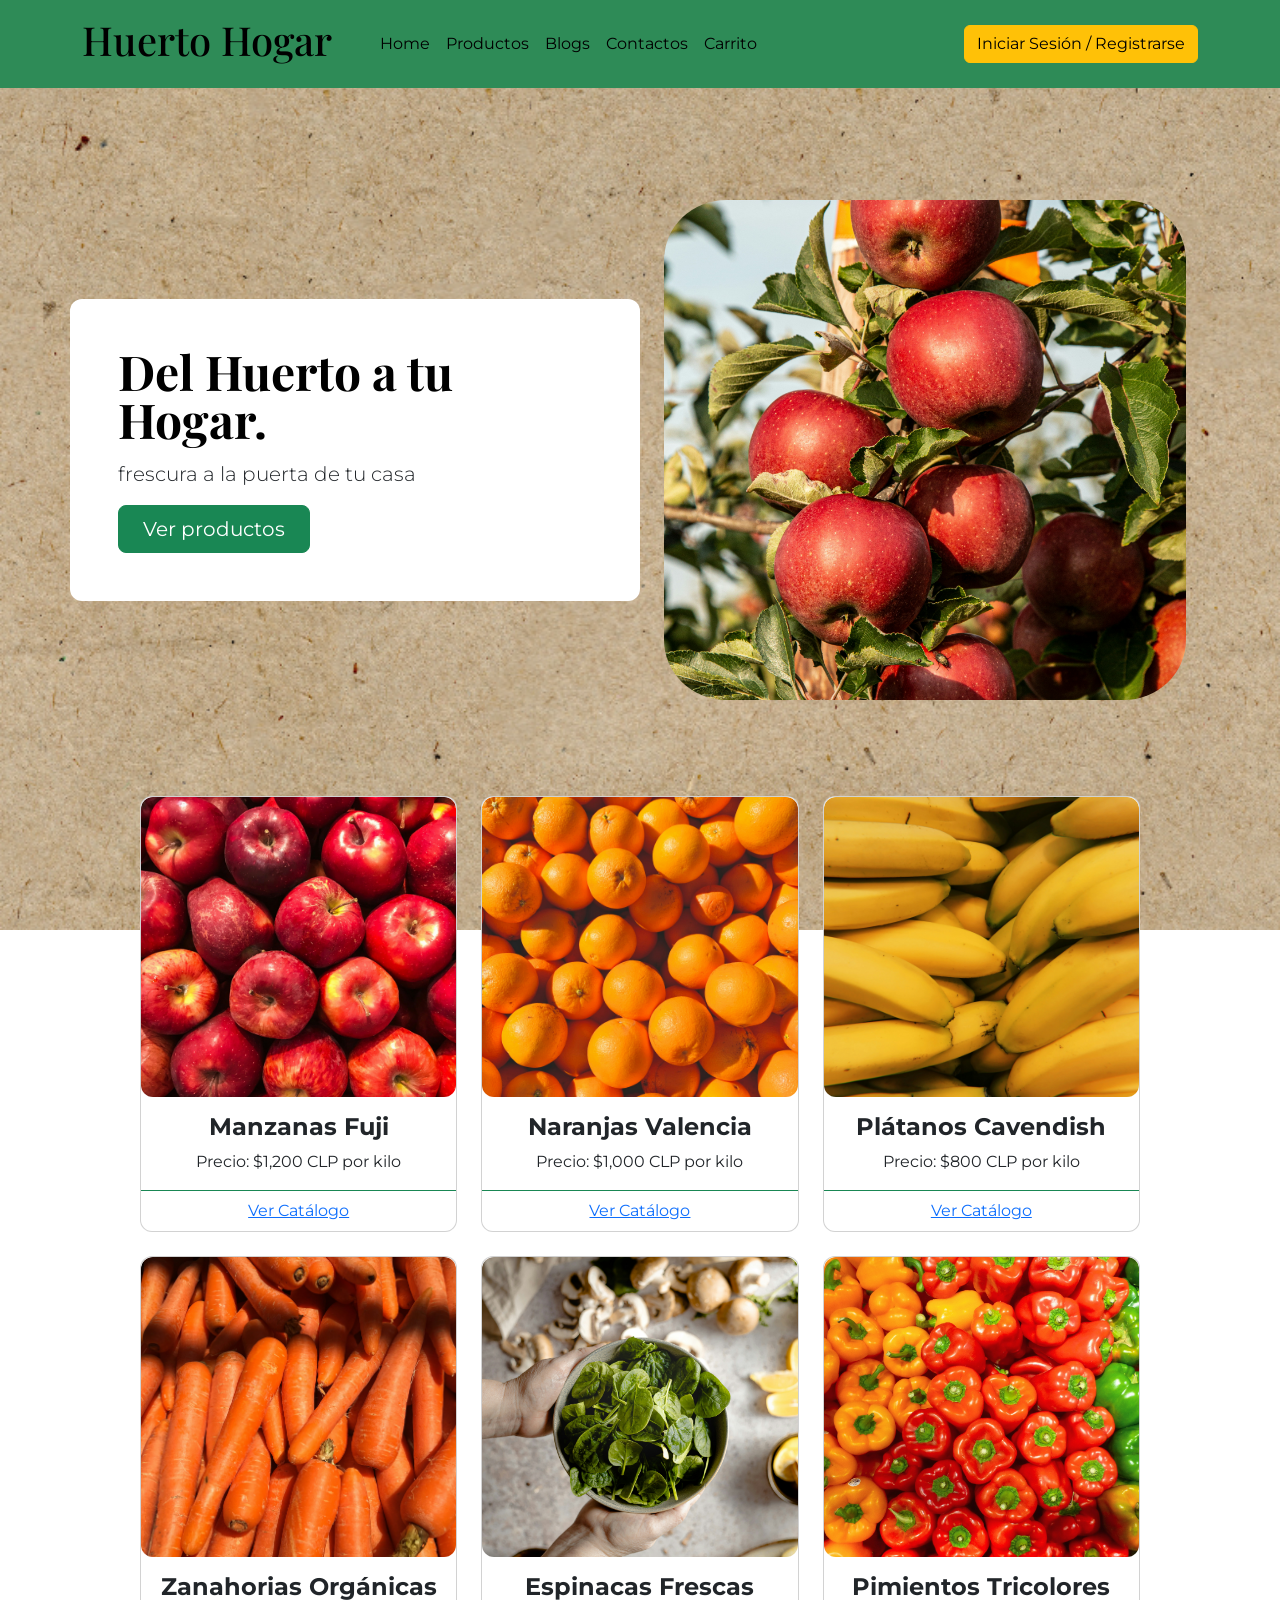
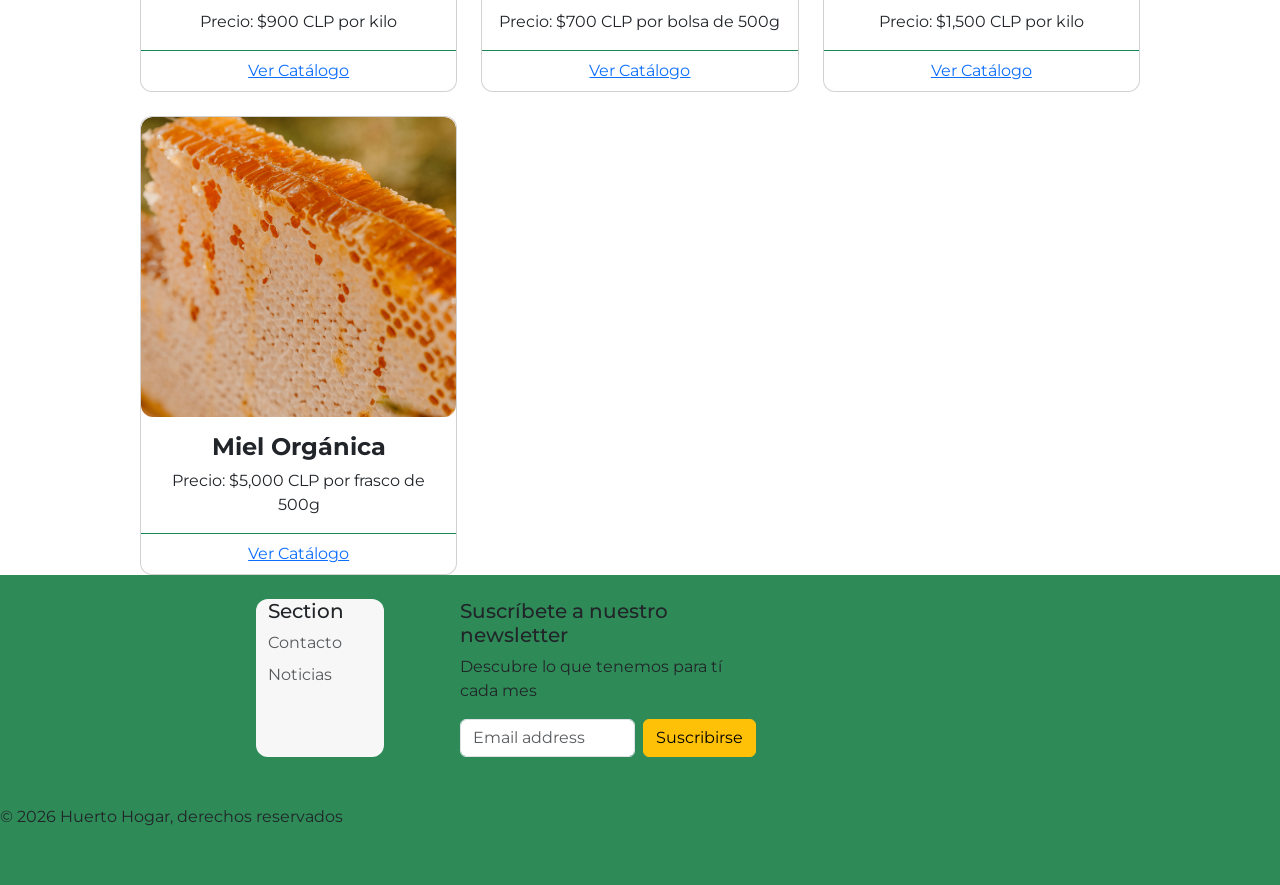
<file: index.html>
<!DOCTYPE html>
<html lang="es">

<head>
    <meta charset="UTF-8">
    <title>HuertoHogar - Inicio</title>

    <style>
    @import url('https://fonts.googleapis.com/css2?family=Montserrat:ital,wght@0,100..900;1,100..900&display=swap');
    </style>
    <style>
    @import url('https://fonts.googleapis.com/css2?family=Montserrat:ital,wght@0,100..900;1,100..900&family=Playfair+Display:ital,wght@0,400..900;1,400..900&display=swap');
    </style>
    <link href="https://cdn.jsdelivr.net/npm/bootstrap@5.3.8/dist/css/bootstrap.min.css" rel="stylesheet" integrity="sha384-sRIl4kxILFvY47J16cr9ZwB07vP4J8+LH7qKQnuqkuIAvNWLzeN8tE5YBujZqJLB" crossorigin="anonymous">
    <script src="https://cdn.jsdelivr.net/npm/bootstrap@5.3.8/dist/js/bootstrap.bundle.min.js" integrity="sha384-FKyoEForCGlyvwx9Hj09JcYn3nv7wiPVlz7YYwJrWVcXK/BmnVDxM+D2scQbITxI" crossorigin="anonymous"></script>

    <link rel="stylesheet" href="css/style.css">
    <script src="js/script.js" defer></script>
</head>


<!--HEADER-->
<header class="p-3 mb-3">
    <div class="container">
        <div class="d-flex flex-wrap align-items-center">
            <h1 class="logo-prov">Huerto Hogar</h1>
            <ul class="nav me-auto mb-2 mb-md-0">
                <li><a href="index.html" class="nav-link px-2 link-body-emphasis">Home</a></li>
                <li><a href="catalogo.html" class="nav-link px-2 link-body-emphasis">Productos</a></li>
                <li><a href="blog.html" class="nav-link px-2 link-body-emphasis">Blogs</a></li>
                <li><a href="contacto.html" class="nav-link px-2 link-body-emphasis">Contactos</a></li>
                <li><a href="carrito.html" class="nav-link px-2 link-body-emphasis">Carrito</a></li>
            </ul>
            <a href="login.html" class="btn btn-warning ms-auto">Iniciar Sesión / Registrarse</a>
        </div>
    </div>
</header>
<!--HEADER-->

<body>
    <div class="container col-xxl-8 px-4 py-5">
        <div class="row flex-lg-row-reverse align-items-center g-5 py-5">
                <div class="col-10 col-sm-8 col-lg-6"> <img src="img/manzana.jpg"
                    class="d-block mx-lg-auto img-fluid hero-image" alt="Manzanas en el huerto" width="700" height="500" loading="lazy">
            </div>
            <div class="col-lg-6 hero-copy p-4 p-lg-5">
                <h1 class="display-5 fw-bold text-body-emphasis lh-1 mb-3">Del Huerto a tu Hogar.</h1>
                <p class="lead">frescura a la puerta de tu casa</p>
                <div class="d-grid gap-2 d-md-flex justify-content-md-start"> <a href="catalogo.html"
                    class="btn btn-success btn-lg px-4 me-md-2">Ver productos</a>
                </div>
            </div>
        </div>
    </div>

    <!--CARDS-->
    <div class="row row-cols-1 row-cols-md-3 g-4 product-card-grid">
    
        <div class="col">
            <div class="card h-100">
                <img src="img/manzana2.jpg" class="card-img-top" alt="Manzanas Fuji">
                <div class="card-body">
                    <h4 class="card-title">Manzanas Fuji</h4>
                    <p class="card-text">
                        Precio: $1,200 CLP por kilo
                    </p>
                </div>
                <div class="card-footer bg-transparent border-success">
                    <a href="catalogo.html">Ver Catálogo</a>
                </div>
            </div>
        </div>
    
        <div class="col">
            <div class="card h-100">
                <img src="img/naranja2.jpg" class="card-img-top" alt="Naranjas Valencia">
                <div class="card-body">
                    <h4 class="card-title">Naranjas Valencia</h4>
                    <p class="card-text">
                        Precio: $1,000 CLP por kilo
                    </p>
                </div>
                <div class="card-footer bg-transparent border-success">
                    <a href="catalogo.html">Ver Catálogo</a>
                </div>
            </div>
        </div>
    
        <div class="col">
            <div class="card h-100">
                <img src="img/banana.jpg" class="card-img-top" alt="Plátanos Cavendish">
                <div class="card-body">
                    <h4 class="card-title">Plátanos Cavendish</h4>
                    <p class="card-text">
                        Precio: $800 CLP por kilo
                    </p>
                </div>
                <div class="card-footer bg-transparent border-success">
                    <a href="catalogo.html">Ver Catálogo</a>
                </div>
            </div>
        </div>
    
        <div class="col">
            <div class="card h-100">
                <img src="img/zanahoria.jpg" class="card-img-top" alt="Zanahorias Orgánicas">
                <div class="card-body">
                    <h4 class="card-title">Zanahorias Orgánicas</h4>
                    <p class="card-text">
                        Precio: $900 CLP por kilo
                    </p>
                </div>
                <div class="card-footer bg-transparent border-success">
                    <a href="catalogo.html">Ver Catálogo</a>
                </div>
            </div>
        </div>
    
        <div class="col">
            <div class="card h-100">
                <img src="img/espinaca3.jpg" class="card-img-top" alt="Espinacas Frescas">
                <div class="card-body">
                    <h4 class="card-title">Espinacas Frescas</h4>
                    <p class="card-text">
                        Precio: $700 CLP por bolsa de 500g
                    </p>
                </div>
                <div class="card-footer bg-transparent border-success">
                    <a href="catalogo.html">Ver Catálogo</a>
                </div>
            </div>
        </div>
    
        <div class="col">
            <div class="card h-100">
                <img src="img/pimiento2.jpg" class="card-img-top" alt="Pimientos Tricolores">
                <div class="card-body">
                    <h4 class="card-title">Pimientos Tricolores</h4>
                    <p class="card-text">
                        Precio: $1,500 CLP por kilo
                    </p>
                </div>
                <div class="card-footer bg-transparent border-success">
                    <a href="catalogo.html">Ver Catálogo</a>
                </div>
            </div>
        </div>
    
        <div class="col">
            <div class="card h-100">
                <img src="img/miel.jpg" class="card-img-top" alt="Miel Orgánica">
                <div class="card-body">
                    <h4 class="card-title">Miel Orgánica</h4>
                    <p class="card-text">
                        Precio: $5,000 CLP por frasco de 500g
                    </p>
                </div>
                <div class="card-footer bg-transparent border-success">
                    <a href="catalogo.html">Ver Catálogo</a>
                </div>
            </div>
        </div>
    
    </div>
    <!--CARDS-->
</body>

<!--FOOTER-->
<footer class="py-5">
    <div class="row">
        <div class="col-6 col-md-2 mb-3 bg-blanco">
            <h5>Section</h5>
            <ul class="nav flex-column">
                <li class="nav-item mb-2"><a href="contacto.html" class="nav-link p-0 text-body-secondary">Contacto</a></li>
                <li class="nav-item mb-2"><a href="blog.html" class="nav-link p-0 text-body-secondary">Noticias</a></li>

            </ul>
        </div>
        <div class="col-md-5 offset-md-1 mb-3">
            <form>
                <h5>Suscríbete a nuestro newsletter</h5>
                <p>Descubre lo que tenemos para tí cada mes</p>
                <div class="d-flex flex-column flex-sm-row w-100 gap-2"> <label for="newsletter1"
                        class="visually-hidden">Email personal</label> <input id="newsletter1" type="email"
                        class="form-control" placeholder="Email address"> <button class="btn btn-warning"
                        type="button">Suscribirse</button> </div>
            </form>
        </div>
    </div>
    <div class="d-flex flex-column flex-sm-row justify-content-between py-4 my-4">
        <p>© 2026 Huerto Hogar, derechos reservados</p>
    </div>
</footer>
<!--FOOTER-->
</html>
</file>
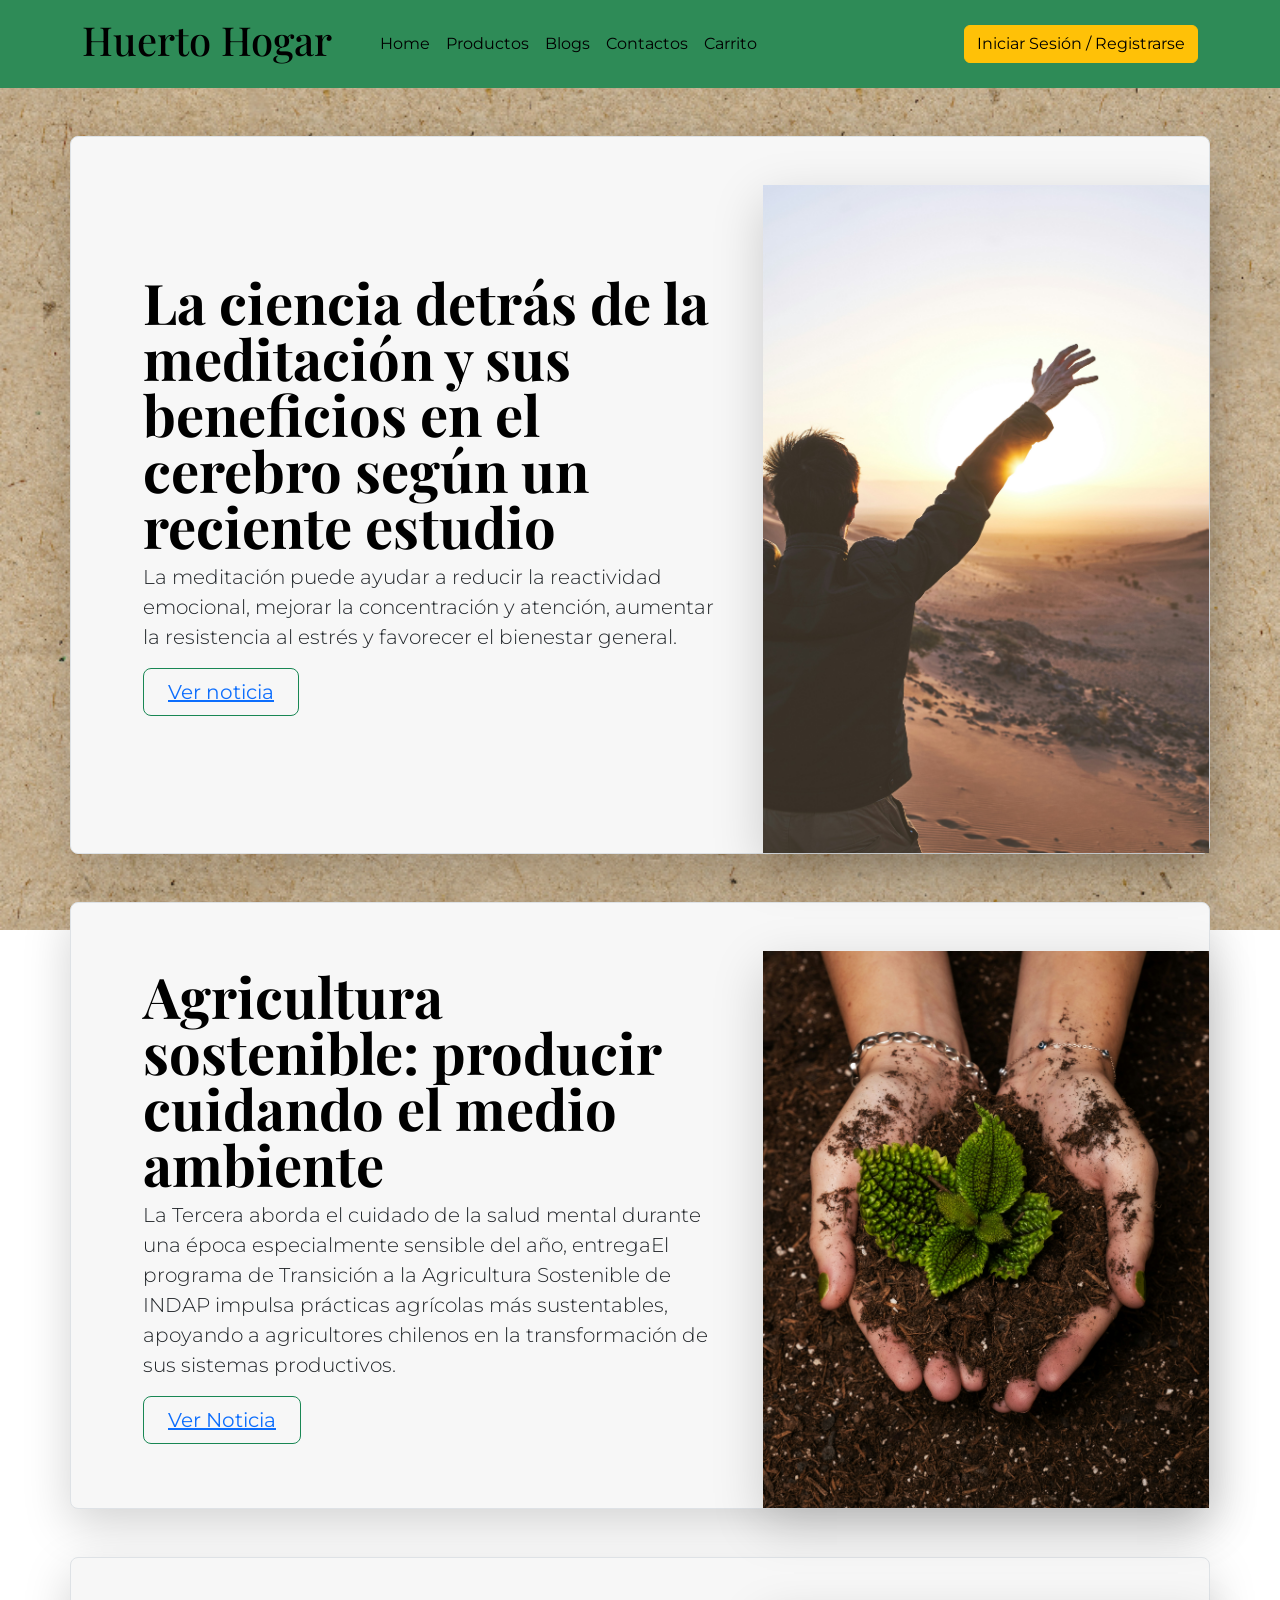
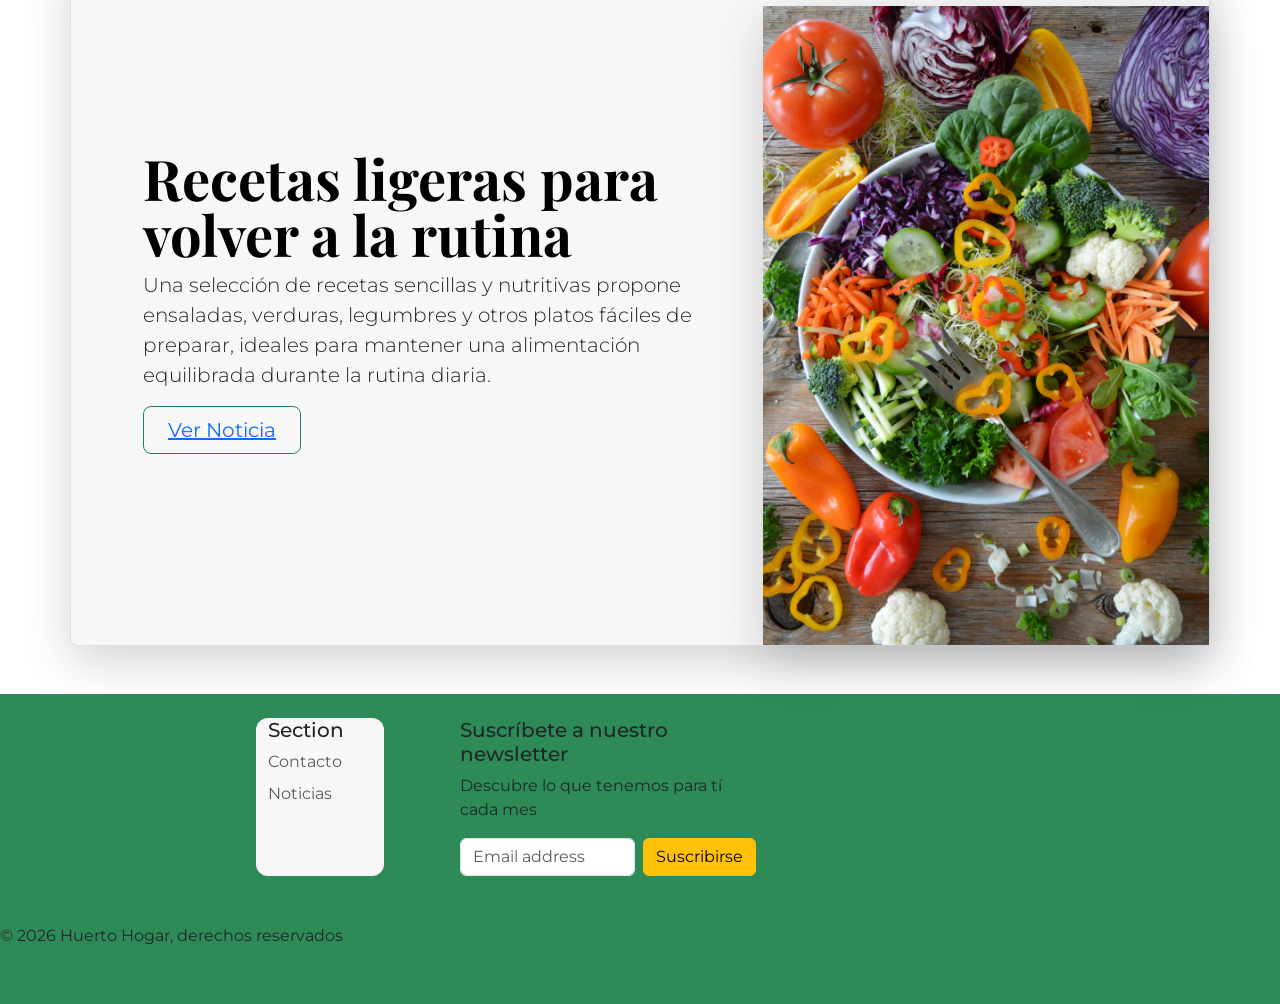
<file: blog.html>
<!DOCTYPE html>
<html lang="es">

<head>
    <meta charset="UTF-8">
    <title>HuertoHogar - Blog</title>

    <style>
        @import url('https://fonts.googleapis.com/css2?family=Montserrat:ital,wght@0,100..900;1,100..900&display=swap');
    </style>
    <style>
        @import url('https://fonts.googleapis.com/css2?family=Montserrat:ital,wght@0,100..900;1,100..900&family=Playfair+Display:ital,wght@0,400..900;1,400..900&display=swap');
    </style>
    <link href="https://cdn.jsdelivr.net/npm/bootstrap@5.3.8/dist/css/bootstrap.min.css" rel="stylesheet"
        integrity="sha384-sRIl4kxILFvY47J16cr9ZwB07vP4J8+LH7qKQnuqkuIAvNWLzeN8tE5YBujZqJLB" crossorigin="anonymous">
    <script src="https://cdn.jsdelivr.net/npm/bootstrap@5.3.8/dist/js/bootstrap.bundle.min.js"
        integrity="sha384-FKyoEForCGlyvwx9Hj09JcYn3nv7wiPVlz7YYwJrWVcXK/BmnVDxM+D2scQbITxI"
        crossorigin="anonymous"></script>

    <link rel="stylesheet" href="css/style.css">
    <script src="js/script.js" defer></script>
</head>

<!--
*---------------------------------*
            HEADER
*---------------------------------*
-->
<header class="p-3 mb-3">
    <div class="container">
        <div class="d-flex flex-wrap align-items-center">
            <h1 class="logo-prov">Huerto Hogar</h1>
            <ul class="nav me-auto mb-2 mb-md-0">
                <li><a href="index.html" class="nav-link px-2 link-body-emphasis">Home</a></li>
                <li><a href="catalogo.html" class="nav-link px-2 link-body-emphasis">Productos</a></li>
                <li><a href="blog.html" class="nav-link px-2 link-body-emphasis">Blogs</a></li>
                <li><a href="contacto.html" class="nav-link px-2 link-body-emphasis">Contactos</a></li>
                <li><a href="carrito.html" class="nav-link px-2 link-body-emphasis">Carrito</a></li>
            </ul>
            <a href="login.html" class="btn btn-warning ms-auto">Iniciar Sesión / Registrarse</a>
        </div>
    </div>
</header>
<!--HEADER-->

<body>
    <!--
    *--------------------------------------------*
                    NOTICIAS
    *--------------------------------------------*
    -->
    <div class="container my-5">
        <div class="row p-4 pb-0 pe-lg-0 pt-lg-5 align-items-center rounded-3 border shadow-lg bg-blanco">
            <div class="blog-content p-3 p-lg-5 pt-lg-3">
                <h1 class="display-4 fw-bold lh-1 text-body-emphasis">La ciencia detrás de la meditación y sus
                    beneficios en el cerebro según un reciente estudio</h1>
                <p class="lead">La meditación puede ayudar a reducir la reactividad emocional, mejorar la concentración
                    y atención, aumentar la
                    resistencia al estrés y favorecer el bienestar general.</p>
                <div class="d-grid gap-2 d-md-flex justify-content-md-start mb-4 mb-lg-3"><button type="button"
                        class="btn btn-outline-success btn-lg px-4"><a
                            href="https://www.latercera.com/tendencias/noticia/la-ciencia-detras-de-la-meditacion-y-sus-beneficios-en-el-cerebro-segun-un-reciente-estudio/?utm_source=chatgpt.com">Ver
                            noticia</a></button> </div>
            </div>
            <div class="blog-image p-0 overflow-hidden shadow-lg"> <img class="rounded-lg-3"
                    src="img/noticias2.jpg" alt="" width="720"> </div>
        </div>
    </div>
    
    <div class="container my-5">
        <div class="row p-4 pb-0 pe-lg-0 pt-lg-5 align-items-center rounded-3 border shadow-lg bg-blanco">
            <div class="blog-content p-3 p-lg-5 pt-lg-3">
                <h1 class="display-4 fw-bold lh-1 text-body-emphasis">Agricultura sostenible: producir cuidando el medio
                    ambiente</h1>
                <p class="lead">La Tercera aborda el cuidado de la salud mental durante una época especialmente sensible
                    del
                    año, entregaEl programa de Transición a la Agricultura Sostenible de INDAP impulsa prácticas
                    agrícolas más sustentables, apoyando a
                    agricultores chilenos en la transformación de sus sistemas productivos.</p>
                <div class="d-grid gap-2 d-md-flex justify-content-md-start mb-4 mb-lg-3"><button type="button"
                        class="btn btn-outline-success btn-lg px-4"><a
                            href="https://www.indap.gob.cl/plataforma-de-servicios/transicion-la-agricultura-sostenible-tas?utm_source=chatgpt.com">Ver
                            Noticia</a></button> </div>
            </div>
            <div class="blog-image p-0 overflow-hidden shadow-lg"> <img class="rounded-lg-3"
                    src="img/noticias3.jpg" alt="" width="720"> </div>
        </div>
    </div>
    
    <div class="container my-5">
        <div class="row p-4 pb-0 pe-lg-0 pt-lg-5 align-items-center rounded-3 border shadow-lg bg-blanco">
            <div class="blog-content p-3 p-lg-5 pt-lg-3">
                <h1 class="display-4 fw-bold lh-1 text-body-emphasis">Recetas ligeras para volver a la rutina</h1>
                <p class="lead">Una selección de recetas sencillas y nutritivas propone ensaladas, verduras, legumbres y
                    otros platos fáciles de
                    preparar, ideales para mantener una alimentación equilibrada durante la rutina diaria.</p>
                <div class="d-grid gap-2 d-md-flex justify-content-md-start mb-4 mb-lg-3"><button type="button"
                        class="btn btn-outline-success btn-lg px-4"><a
                            href="https://elpais.com/gastronomia/el-comidista/2026-08-31/quince-recetas-ligeras-sin-complicaciones-para-la-vuelta-a-la-cruda-realidad.html?utm_source=chatgpt.com">Ver
                            Noticia</a></button> </div>
            </div>
            <div class="blog-image p-0 overflow-hidden shadow-lg"> <img class="rounded-lg-3"
                    src="img/noticias.jpg" alt="" width="720"> </div>
        </div>
    </div>
    <!--
    *--------------------------------------------*
                    NOTICIAS
    *--------------------------------------------*
    -->
</body>

<!--FOOTER-->
<footer class="py-5">
    <div class="row">
        <div class="col-6 col-md-2 mb-3 bg-blanco">
            <h5>Section</h5>
            <ul class="nav flex-column">
                <li class="nav-item mb-2"><a href="contacto.html" class="nav-link p-0 text-body-secondary">Contacto</a></li>
                <li class="nav-item mb-2"><a href="blog.html" class="nav-link p-0 text-body-secondary">Noticias</a></li>

            </ul>
        </div>
        <div class="col-md-5 offset-md-1 mb-3">
            <form>
                <h5>Suscríbete a nuestro newsletter</h5>
                <p>Descubre lo que tenemos para tí cada mes</p>
                <div class="d-flex flex-column flex-sm-row w-100 gap-2"> <label for="newsletter1"
                        class="visually-hidden">Email personal</label> <input id="newsletter1" type="email"
                        class="form-control" placeholder="Email address"> <button class="btn btn-warning"
                        type="button">Suscribirse</button> </div>
            </form>
        </div>
    </div>
    <div class="d-flex flex-column flex-sm-row justify-content-between py-4 my-4">
        <p>© 2026 Huerto Hogar, derechos reservados</p>
    </div>
</footer>
<!--FOOTER-->

</html>
</file>
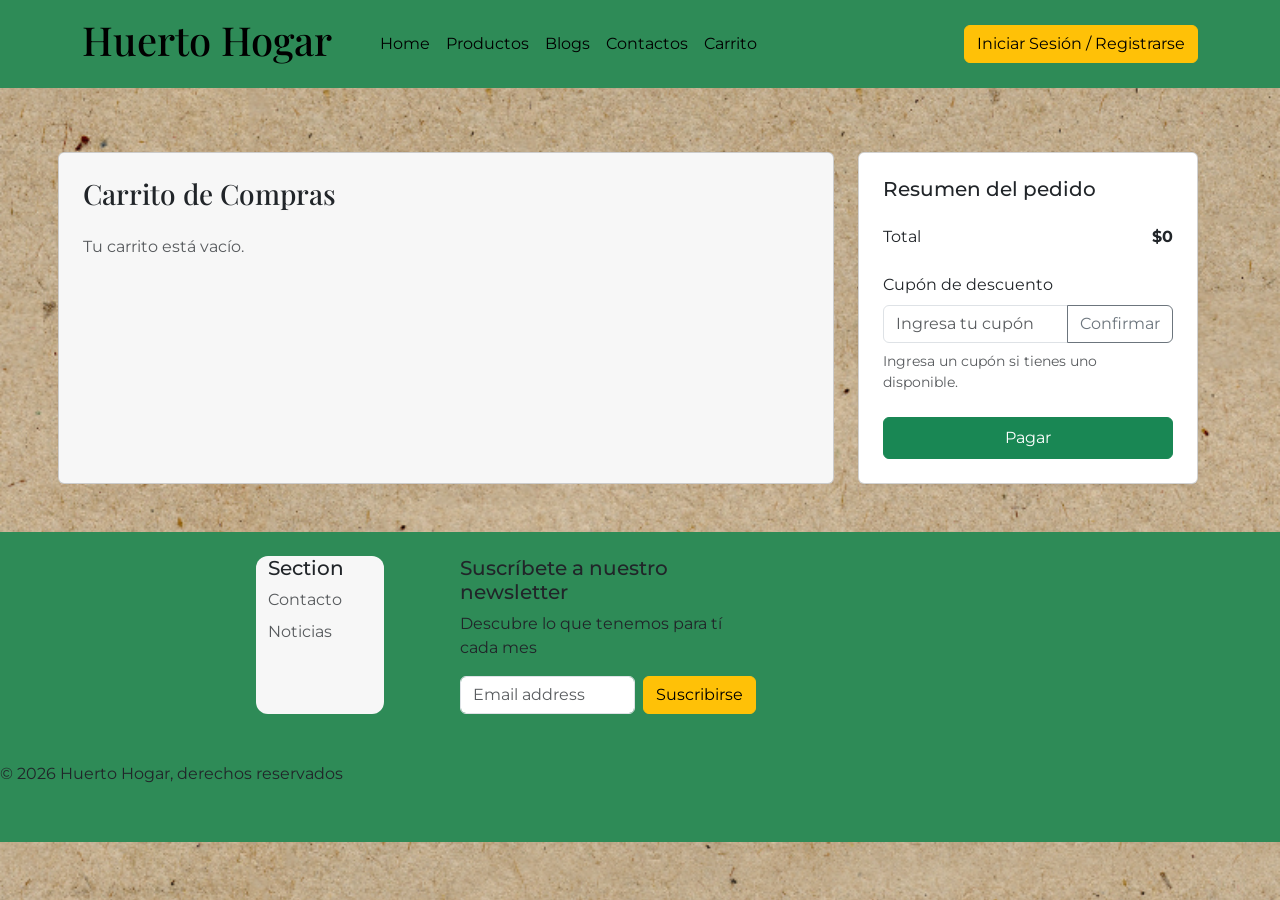
<file: carrito.html>
<!DOCTYPE html>
<html lang="es">

<head>
    <meta charset="UTF-8">
    <title>HuertoHogar - Carrito</title>

    <style>
        @import url('https://fonts.googleapis.com/css2?family=Montserrat:ital,wght@0,100..900;1,100..900&display=swap');
    </style>
    <style>
        @import url('https://fonts.googleapis.com/css2?family=Montserrat:ital,wght@0,100..900;1,100..900&family=Playfair+Display:ital,wght@0,400..900;1,400..900&display=swap');
    </style>
    <link href="https://cdn.jsdelivr.net/npm/bootstrap@5.3.8/dist/css/bootstrap.min.css" rel="stylesheet"
        integrity="sha384-sRIl4kxILFvY47J16cr9ZwB07vP4J8+LH7qKQnuqkuIAvNWLzeN8tE5YBujZqJLB" crossorigin="anonymous">
    <script src="https://cdn.jsdelivr.net/npm/bootstrap@5.3.8/dist/js/bootstrap.bundle.min.js"
        integrity="sha384-FKyoEForCGlyvwx9Hj09JcYn3nv7wiPVlz7YYwJrWVcXK/BmnVDxM+D2scQbITxI"
        crossorigin="anonymous"></script>

    <link rel="stylesheet" href="css/style.css">
    <script src="js/script.js" defer></script>
</head>


<!--HEADER-->
<header class="p-3 mb-3">
    <div class="container">
        <div class="d-flex flex-wrap align-items-center">
            <h1 class="logo-prov">Huerto Hogar</h1>
            <ul class="nav me-auto mb-2 mb-md-0">
                <li><a href="index.html" class="nav-link px-2 link-body-emphasis">Home</a></li>
                <li><a href="catalogo.html" class="nav-link px-2 link-body-emphasis">Productos</a></li>
                <li><a href="blog.html" class="nav-link px-2 link-body-emphasis">Blogs</a></li>
                <li><a href="contacto.html" class="nav-link px-2 link-body-emphasis">Contactos</a></li>
                <li><a href="carrito.html" class="nav-link px-2 link-body-emphasis">Carrito</a></li>
            </ul>
            <a href="login.html" class="btn btn-warning ms-auto">Iniciar Sesión / Registrarse</a>
        </div>
    </div>
</header>
<!--HEADER-->

<body>

<!--
*--------------------------------------------*
                CARRITO
*--------------------------------------------*
-->

<!-- Componente: Carrito de Compras -->

<div class="container py-5">

    <div class="row g-5">

        <!-- ========================================= -->
        <!-- PRODUCTOS DEL CARRITO -->
        <!-- ========================================= -->

        <div class="col-lg-8 bg-blanco card pb-4">

            <h1 class="h3 mb-4 mt-4 ">
                Carrito de Compras
            </h1>


            <div id="listaCarrito">

            <!-- Producto 1 -->
            <div class="border-bottom pb-4 mb-4">

                <div class="row align-items-center g-3">

                    <!-- Imagen -->
                    <div class="col-4 col-md-3">

                        <img src="img/manzana2.jpg" alt="Manzanas" class="img-fluid rounded"
                            style="height: 150px; width: 100%; object-fit: cover;">

                    </div>


                    <!-- Nombre y descripción -->
                    <div class="col-8 col-md-5">

                        <h2 class="h5">
                            Manzanas
                        </h2>

                        <p class="text-muted mb-0">
                            Fruta fresca, deliciosa y versátil,
                            ideal para disfrutar como un refrigerio
                            saludable o utilizar en diferentes recetas.
                        </p>

                    </div>


                    <!-- Precio y cantidad -->
                    <div class="col-12 col-md-4">

                        <div class="text-md-end">

                            <p class="fw-semibold mb-2">
                                $100
                            </p>


                            <!-- Control de cantidad -->
                            <div class="d-flex justify-content-md-end
                                        align-items-center gap-2">

                                <button type="button" class="btn btn-outline-secondary rounded-circle"
                                    onclick="cambiarCantidad('manzanas', -1)">
                                    -
                                </button>

                                <span id="cantidad-manzanas" class="border rounded px-4 py-2">
                                    0
                                </span>

                                <button type="button" class="btn btn-outline-secondary rounded-circle"
                                    onclick="cambiarCantidad('manzanas', 1)">
                                    +
                                </button>

                            </div>

                        </div>

                    </div>

                </div>

            </div>


            <!-- Producto 2 -->
            <div class="border-bottom pb-4 mb-4">

                <div class="row align-items-center g-3">

                    <!-- Imagen -->
                    <div class="col-4 col-md-3">

                        <img src="img/banana.jpg" alt="Plátanos" class="img-fluid rounded"
                            style="height: 150px; width: 100%; object-fit: cover;">

                    </div>


                    <!-- Nombre y descripción -->
                    <div class="col-8 col-md-5">

                        <h2 class="h5">
                            Plátanos
                        </h2>

                        <p class="text-muted mb-0">
                            Fruta dulce y nutritiva, perfecta para
                            consumir directamente o incorporar
                            en distintas preparaciones.
                        </p>

                    </div>


                    <!-- Precio y cantidad -->
                    <div class="col-12 col-md-4">

                        <div class="text-md-end">

                            <p class="fw-semibold mb-2">
                                $120
                            </p>


                            <div class="d-flex justify-content-md-end
                                        align-items-center gap-2">

                                <button type="button" class="btn btn-outline-secondary rounded-circle"
                                    onclick="cambiarCantidad('platanos', -1)">
                                    -
                                </button>

                                <span id="cantidad-platanos" class="border rounded px-4 py-2">
                                    0
                                </span>

                                <button type="button" class="btn btn-outline-secondary rounded-circle"
                                    onclick="cambiarCantidad('platanos', 1)">
                                    +
                                </button>

                            </div>

                        </div>

                    </div>

                </div>

            </div>


            <!-- Producto 3 -->
            <div class="border-bottom pb-4 mb-4">

                <div class="row align-items-center g-3">

                    <!-- Imagen -->
                    <div class="col-4 col-md-3">

                        <img src="img/naranja2.jpg" alt="Naranjas" class="img-fluid rounded"
                            style="height: 150px; width: 100%; object-fit: cover;">

                    </div>


                    <!-- Nombre y descripción -->
                    <div class="col-8 col-md-5">

                        <h2 class="h5">
                            Naranjas
                        </h2>

                        <p class="text-muted mb-0">
                            Fruta jugosa y refrescante, perfecta para
                            consumir directamente o preparar jugos
                            naturales.
                        </p>

                    </div>


                    <!-- Precio y cantidad -->
                    <div class="col-12 col-md-4">

                        <div class="text-md-end">

                            <p class="fw-semibold mb-2">
                                $150
                            </p>


                            <div class="d-flex justify-content-md-end
                                        align-items-center gap-2">

                                <button type="button" class="btn btn-outline-secondary rounded-circle"
                                    onclick="cambiarCantidad('naranjas', -1)">
                                    -
                                </button>

                                <span id="cantidad-naranjas" class="border rounded px-4 py-2">
                                    0
                                </span>

                                <button type="button" class="btn btn-outline-secondary rounded-circle"
                                    onclick="cambiarCantidad('naranjas', 1)">
                                    +
                                </button>

                            </div>

                        </div>

                    </div>

                </div>

            </div>


            <!-- ========================================= -->
            <!-- Puedes agregar más productos aquí -->
            <!-- ========================================= -->

            </div>


        </div>


        <!-- ========================================= -->
        <!-- RESUMEN DEL CARRITO -->
        <!-- ========================================= -->

        <div class="col-lg-4">

            <div class="card shadow-sm">

                <div class="card-body p-4">

                    <h2 class="h5 mb-4">
                        Resumen del pedido
                    </h2>


                    <!-- Total -->
                    <div class="d-flex justify-content-between mb-4">

                        <span>
                            Total
                        </span>

                        <strong id="totalCarrito">
                            $0
                        </strong>

                    </div>


                    <!-- Cupón -->
                    <label for="cupon" class="form-label">
                        Cupón de descuento
                    </label>

                    <div class="input-group mb-2">

                        <input type="text" id="cupon" class="form-control" placeholder="Ingresa tu cupón">

                        <button type="button" class="btn btn-outline-secondary">
                            Confirmar
                        </button>

                    </div>

                    <small class="text-muted d-block mb-4">
                        Ingresa un cupón si tienes uno disponible.
                    </small>


                    <!-- Botón pagar -->
                    <button type="button" class="btn btn-success w-100 py-2" onclick="pagar()">
                        Pagar
                    </button>

                </div>

            </div>

        </div>

    </div>

</div>


<!--
*--------------------------------------------*
                CARRITO
*--------------------------------------------*
-->

</body>

<!--FOOTER-->
<footer class="py-5">
    <div class="row">
        <div class="col-6 col-md-2 mb-3 bg-blanco">
            <h5>Section</h5>
            <ul class="nav flex-column">
                <li class="nav-item mb-2"><a href="contacto.html" class="nav-link p-0 text-body-secondary">Contacto</a></li>
                <li class="nav-item mb-2"><a href="blog.html" class="nav-link p-0 text-body-secondary">Noticias</a></li>

            </ul>
        </div>
        <div class="col-md-5 offset-md-1 mb-3">
            <form>
                <h5>Suscríbete a nuestro newsletter</h5>
                <p>Descubre lo que tenemos para tí cada mes</p>
                <div class="d-flex flex-column flex-sm-row w-100 gap-2"> <label for="newsletter1"
                        class="visually-hidden">Email personal</label> <input id="newsletter1" type="email"
                        class="form-control" placeholder="Email address"> <button class="btn btn-warning"
                        type="button">Suscribirse</button> </div>
            </form>
        </div>
    </div>
    <div class="d-flex flex-column flex-sm-row justify-content-between py-4 my-4">
        <p>© 2026 Huerto Hogar, derechos reservados</p>
    </div>
</footer>
<!--FOOTER-->

</html>
</file>
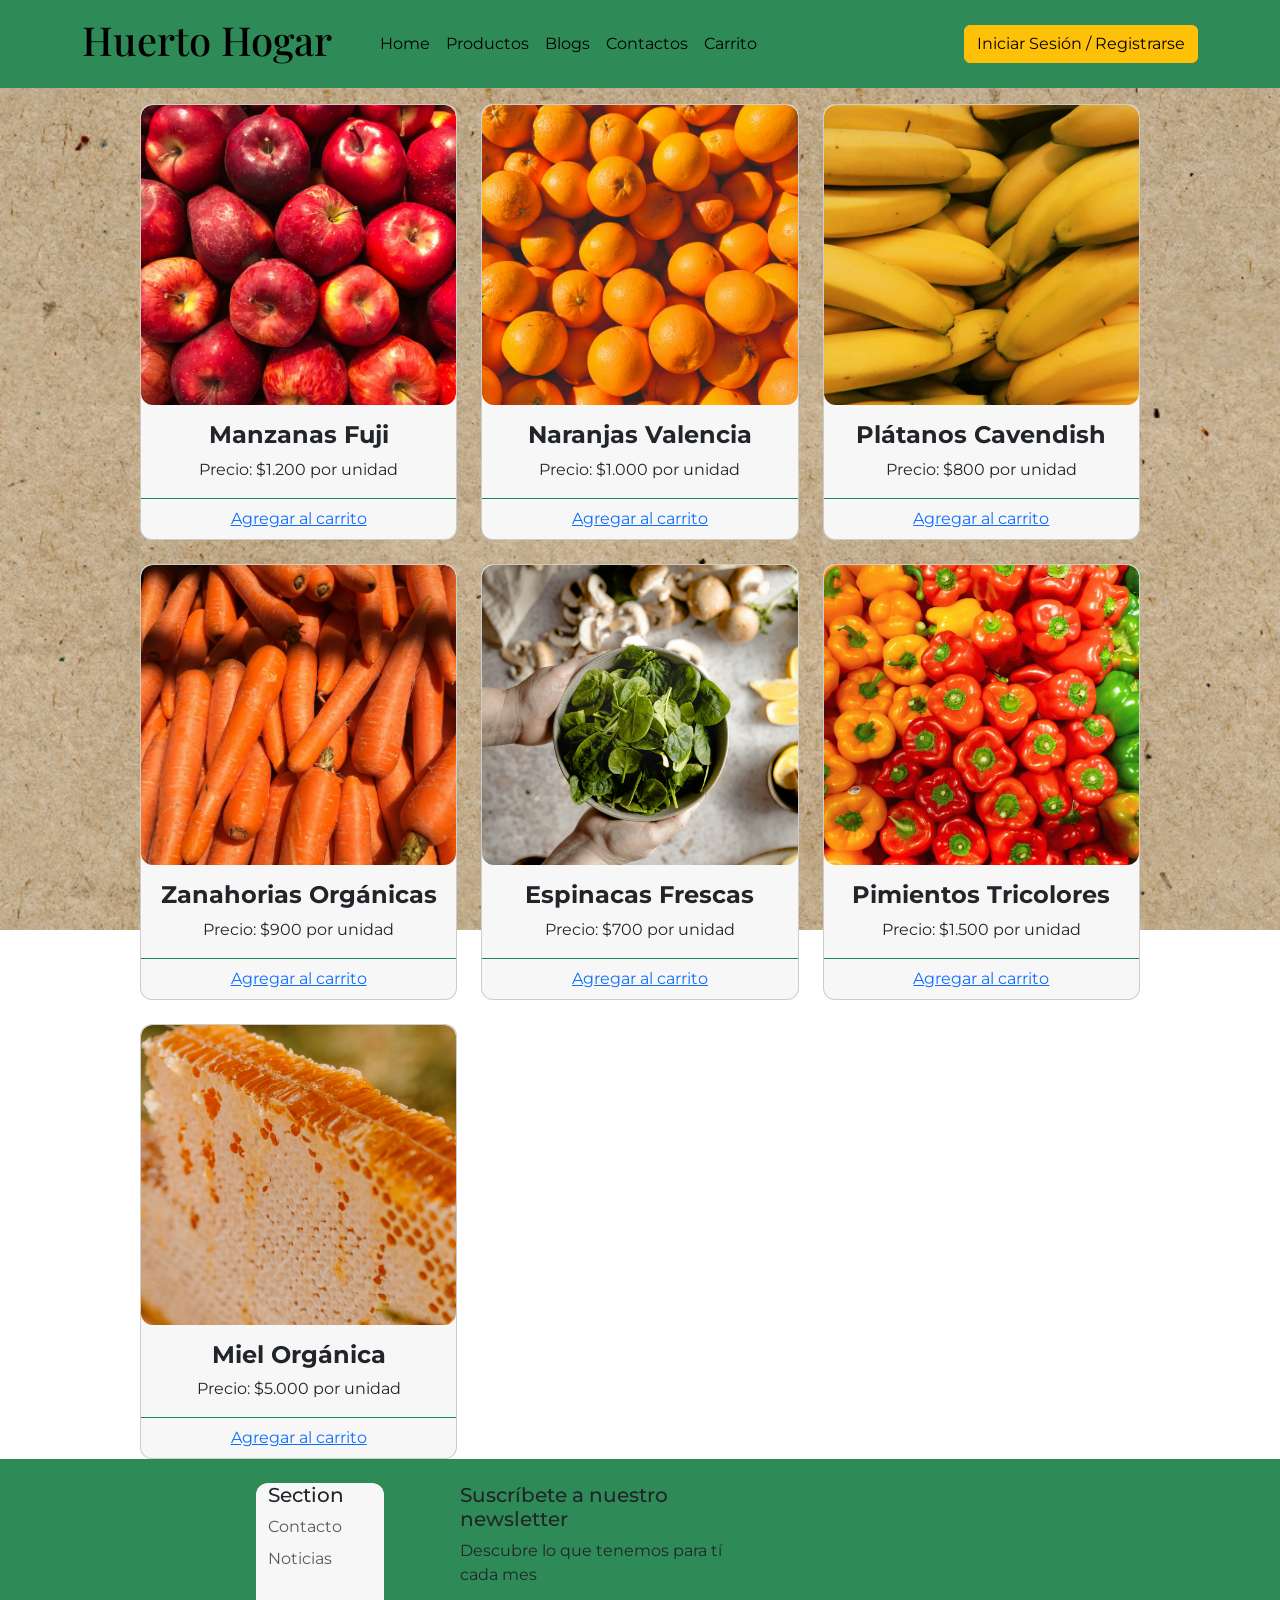
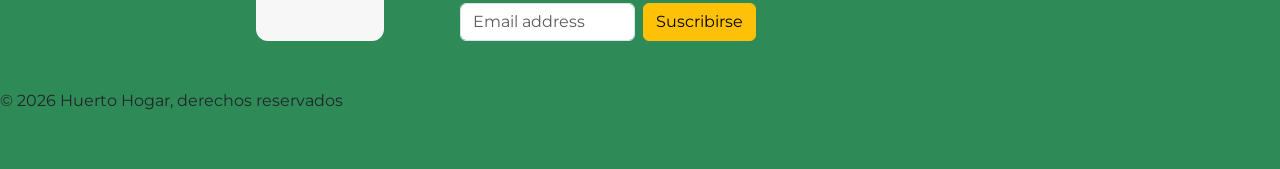
<file: catalogo.html>
<!DOCTYPE html>
<html lang="es">

<head>
    <meta charset="UTF-8">
    <title>HuertoHogar - Catalogo</title>

    <style>
    @import url('https://fonts.googleapis.com/css2?family=Montserrat:ital,wght@0,100..900;1,100..900&display=swap');
    </style>
    <style>
    @import url('https://fonts.googleapis.com/css2?family=Montserrat:ital,wght@0,100..900;1,100..900&family=Playfair+Display:ital,wght@0,400..900;1,400..900&display=swap');
    </style>
    <link href="https://cdn.jsdelivr.net/npm/bootstrap@5.3.8/dist/css/bootstrap.min.css" rel="stylesheet" integrity="sha384-sRIl4kxILFvY47J16cr9ZwB07vP4J8+LH7qKQnuqkuIAvNWLzeN8tE5YBujZqJLB" crossorigin="anonymous">
    <script src="https://cdn.jsdelivr.net/npm/bootstrap@5.3.8/dist/js/bootstrap.bundle.min.js" integrity="sha384-FKyoEForCGlyvwx9Hj09JcYn3nv7wiPVlz7YYwJrWVcXK/BmnVDxM+D2scQbITxI" crossorigin="anonymous"></script>

    <link rel="stylesheet" href="css/style.css">
    <script src="js/script.js" defer></script>
</head>

<header class="p-3 mb-3">
    <div class="container">
        <div class="d-flex flex-wrap align-items-center">
            <h1 class="logo-prov">Huerto Hogar</h1>
            <ul class="nav me-auto mb-2 mb-md-0">
                <li><a href="index.html" class="nav-link px-2 link-body-emphasis">Home</a></li>
                <li><a href="catalogo.html" class="nav-link px-2 link-body-emphasis">Productos</a></li>
                <li><a href="blog.html" class="nav-link px-2 link-body-emphasis">Blogs</a></li>
                <li><a href="contacto.html" class="nav-link px-2 link-body-emphasis">Contactos</a></li>
                <li><a href="carrito.html" class="nav-link px-2 link-body-emphasis">Carrito</a></li>
            </ul>
            <a href="login.html" class="btn btn-warning ms-auto">Iniciar Sesión / Registrarse</a>
        </div>
    </div>
</header>

<body>
        <!--
        *--------------------------------------------*
                        CARDS
        *--------------------------------------------*
        -->
        <div class="row row-cols-1 row-cols-md-3 g-4 product-card-grid" id="listaProductos">
        
            <div class="col">
                <div class="card h-100 bg-blanco">
                    <img src="img/manzana2.jpg" class="card-img-top" alt="Manzanas Fuji">
                    <div class="card-body">
                        <h4 class="card-title">Manzanas Fuji</h4>
                        <p class="card-text">
                            Precio: $1,200 CLP por kilo
                        </p>
                    </div>
                    <div class="card-footer bg-transparent border-success">
                        <a href="carrito.html">Agregar al carrito</a>
                    </div>
                </div>
            </div>
        
            <div class="col">
                <div class="card h-100 bg-blanco">
                    <img src="img/naranja2.jpg" class="card-img-top" alt="Naranjas Valencia">
                    <div class="card-body">
                        <h4 class="card-title">Naranjas Valencia</h4>
                        <p class="card-text">
                            Precio: $1,000 CLP por kilo
                        </p>
                    </div>
                    <div class="card-footer bg-transparent border-success">
                        <a href="carrito.html">Agregar al carrito</a>
                    </div>
                </div>
            </div>
        
            <div class="col">
                <div class="card h-100 bg-blanco">
                    <img src="img/banana.jpg" class="card-img-top" alt="Plátanos Cavendish">
                    <div class="card-body">
                        <h4 class="card-title">Plátanos Cavendish</h4>
                        <p class="card-text">
                            Precio: $800 CLP por kilo
                        </p>
                    </div>
                    <div class="card-footer bg-transparent border-success">
                        <a href="carrito.html">Agregar al carrito</a>
                    </div>
                </div>
            </div>
        
            <div class="col">
                <div class="card h-100 bg-blanco">
                    <img src="img/zanahoria.jpg" class="card-img-top" alt="Zanahorias Orgánicas">
                    <div class="card-body">
                        <h4 class="card-title">Zanahorias Orgánicas</h4>
                        <p class="card-text">
                            Precio: $900 CLP por kilo
                        </p>
                    </div>
                    <div class="card-footer bg-transparent border-success">
                        <a href="carrito.html">Agregar al carrito</a>
                    </div>
                </div>
            </div>
        
            <div class="col">
                <div class="card h-100 bg-blanco">
                    <img src="img/espinaca3.jpg" class="card-img-top" alt="Espinacas Frescas">
                    <div class="card-body">
                        <h4 class="card-title">Espinacas Frescas</h4>
                        <p class="card-text">
                            Precio: $700 CLP por bolsa de 500g
                        </p>
                    </div>
                    <div class="card-footer bg-transparent border-success">
                        <a href="carrito.html">Agregar al carrito</a>
                    </div>
                </div>
            </div>
        
            <div class="col">
                <div class="card h-100 bg-blanco">
                    <img src="img/pimiento2.jpg" class="card-img-top" alt="Pimientos Tricolores">
                    <div class="card-body">
                        <h4 class="card-title">Pimientos Tricolores</h4>
                        <p class="card-text">
                            Precio: $1,500 CLP por kilo
                        </p>
                    </div>
                    <div class="card-footer bg-transparent border-success">
                        <a href="carrito.html">Agregar al carrito</a>
                    </div>
                </div>
            </div>
        
            <div class="col">
                <div class="card h-100 bg-blanco">
                    <img src="img/miel.jpg" class="card-img-top" alt="Miel Orgánica">
                    <div class="card-body">
                        <h4 class="card-title">Miel Orgánica</h4>
                        <p class="card-text">
                            Precio: $5,000 CLP por frasco de 500g
                        </p>
                    </div>
                    <div class="card-footer bg-transparent border-success">
                        <a href="carrito.html">Agregar al carrito</a>
                    </div>
                </div>
            </div>
        
        </div>
        <!--
        *--------------------------------------------*
                        CARDS
        *--------------------------------------------*
        -->
</body>

<footer class="py-5">
    <div class="row">
        <div class="col-6 col-md-2 mb-3 bg-blanco">
            <h5>Section</h5>
            <ul class="nav flex-column">
                <li class="nav-item mb-2"><a href="contacto.html" class="nav-link p-0 text-body-secondary">Contacto</a></li>
                <li class="nav-item mb-2"><a href="blog.html" class="nav-link p-0 text-body-secondary">Noticias</a></li>

            </ul>
        </div>
        <div class="col-md-5 offset-md-1 mb-3">
            <form>
                <h5>Suscríbete a nuestro newsletter</h5>
                <p>Descubre lo que tenemos para tí cada mes</p>
                <div class="d-flex flex-column flex-sm-row w-100 gap-2"> <label for="newsletter1"
                        class="visually-hidden">Email personal</label> <input id="newsletter1" type="email"
                        class="form-control" placeholder="Email address"> <button class="btn btn-warning"
                        type="button">Suscribirse</button> </div>
            </form>
        </div>
    </div>
    <div class="d-flex flex-column flex-sm-row justify-content-between py-4 my-4">
        <p>© 2026 Huerto Hogar, derechos reservados</p>
    </div>
</footer>

</html>
</file>
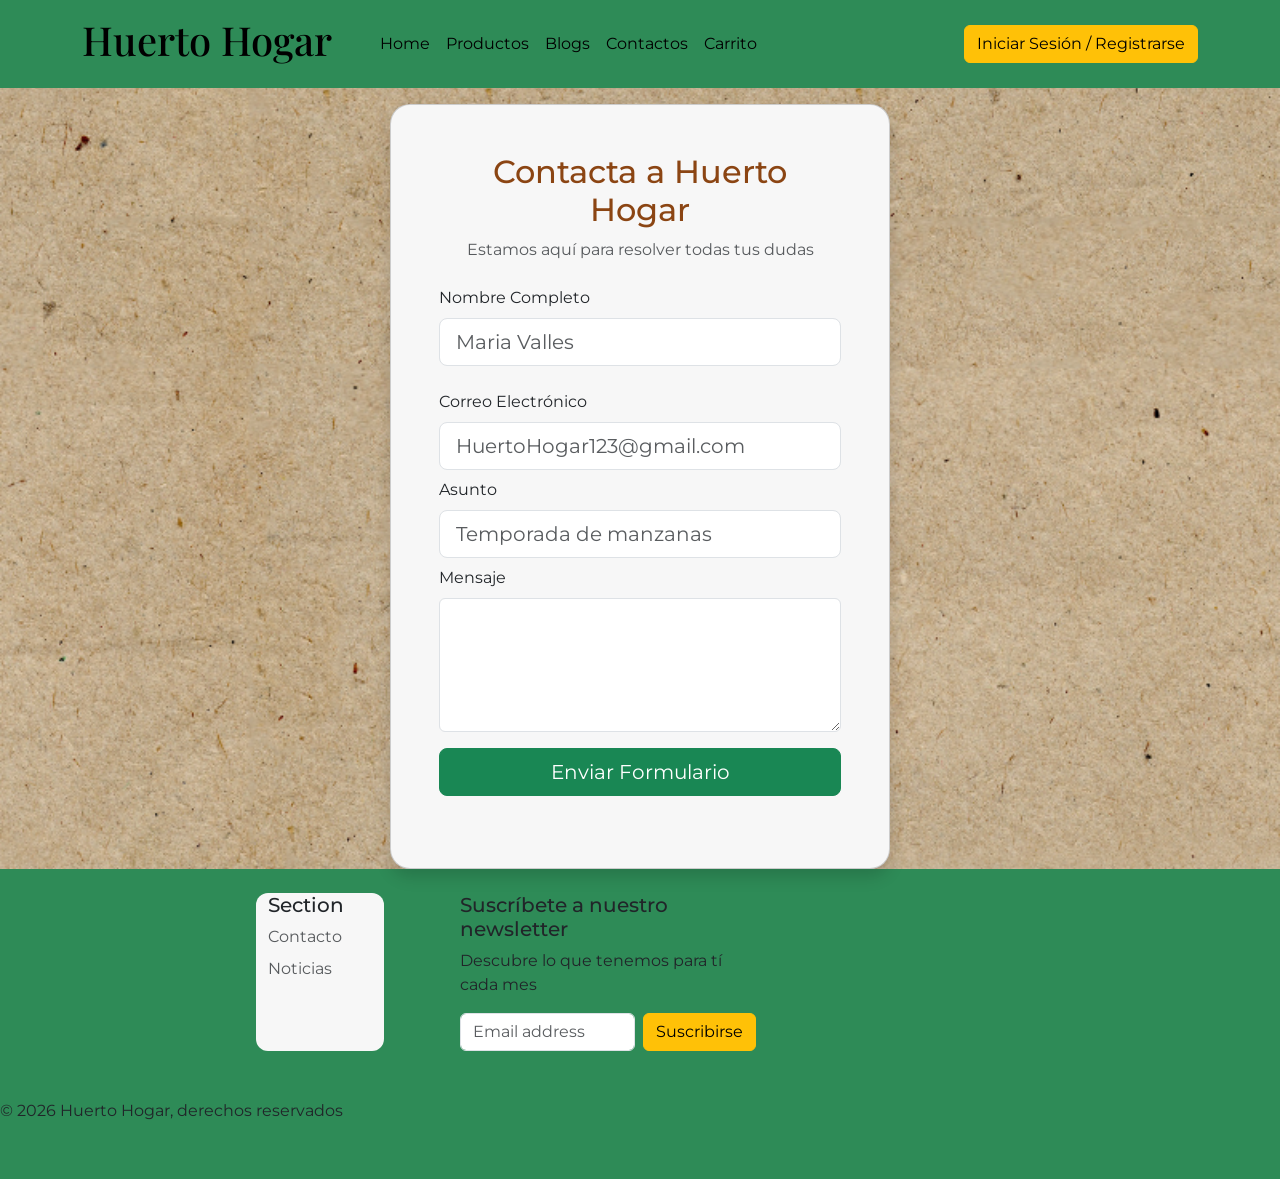
<file: contacto.html>
<!DOCTYPE html>
<html lang="es">

<head>
    <meta charset="UTF-8">
    <title>HuertoHogar - Contacto</title>

    <style>
        @import url('https://fonts.googleapis.com/css2?family=Montserrat:ital,wght@0,100..900;1,100..900&display=swap');
    </style>
    <style>
        @import url('https://fonts.googleapis.com/css2?family=Montserrat:ital,wght@0,100..900;1,100..900&family=Playfair+Display:ital,wght@0,400..900;1,400..900&display=swap');
    </style>
    <link href="https://cdn.jsdelivr.net/npm/bootstrap@5.3.8/dist/css/bootstrap.min.css" rel="stylesheet"
        integrity="sha384-sRIl4kxILFvY47J16cr9ZwB07vP4J8+LH7qKQnuqkuIAvNWLzeN8tE5YBujZqJLB" crossorigin="anonymous">
    <script src="https://cdn.jsdelivr.net/npm/bootstrap@5.3.8/dist/js/bootstrap.bundle.min.js"
        integrity="sha384-FKyoEForCGlyvwx9Hj09JcYn3nv7wiPVlz7YYwJrWVcXK/BmnVDxM+D2scQbITxI"
        crossorigin="anonymous"></script>

    <link rel="stylesheet" href="css/style.css">
    <script src="js/script.js" defer></script>
</head>

<!--
*---------------------------------*
            HEADER
*---------------------------------*
-->
<header class="p-3 mb-3">
    <div class="container">
        <div class="d-flex flex-wrap align-items-center">
            <h1 class="logo-prov">Huerto Hogar</h1>
            <ul class="nav me-auto mb-2 mb-md-0">
                <li><a href="index.html" class="nav-link px-2 link-body-emphasis">Home</a></li>
                <li><a href="catalogo.html" class="nav-link px-2 link-body-emphasis">Productos</a></li>
                <li><a href="blog.html" class="nav-link px-2 link-body-emphasis">Blogs</a></li>
                <li><a href="contacto.html" class="nav-link px-2 link-body-emphasis">Contactos</a></li>
                <li><a href="carrito.html" class="nav-link px-2 link-body-emphasis">Carrito</a></li>
            </ul>
            <a href="login.html" class="btn btn-warning ms-auto">Iniciar Sesión / Registrarse</a>
        </div>
    </div>
</header>
<!--HEADER-->

<body>
<!--
*--------------------------------------------*
                FORM CONTACTO
*--------------------------------------------*
-->
<div class="container d-flex justify-content-center align-items-center" style="min-height: 80vh;">

    <div class="card p-5 shadow bg-blanco" style="width: 500px; border-radius: 20px; ">

        <h2 class="text-center mb-2">Contacta a Huerto Hogar</h2>

        <p class="text-center text-muted mb-4">
            Estamos aquí para resolver todas tus dudas
        </p>

        <form id="formContacto" novalidate>

            <div class="mb-4">
                <label for="nombre_contacto" class="form-label">Nombre Completo</label>
                <input type="text" class="form-control form-control-lg" id="nombre_contacto" placeholder="Maria Valles">
            </div>

            <div class="mb-2">
                <label for="correo_contacto" class="form-label">Correo Electrónico</label>
                    <input type="email" class="form-control form-control-lg" id="correo_contacto"
                        placeholder="HuertoHogar123@gmail.com">
            </div>

            <div class="mb-2">
                <label for="asunto" class="form-label">Asunto</label>
                <input type="text" class="form-control form-control-lg" id="asunto" placeholder="Temporada de manzanas">
            </div>

            <div class="mb-3">
                <label for="mensaje" class="form-label">Mensaje</label>
                <textarea class="form-control" id="mensaje" rows="5"></textarea>
            </div>

            <div class="d-grid mb-4">
                <button type="submit" class="btn btn-success btn-lg">
                    Enviar Formulario
                </button>
            </div>

        </form>

    </div>

</div>
<!--
*--------------------------------------------*
                FORM CONTACTO
*--------------------------------------------*
-->
</body>

<!--FOOTER-->
<footer class="py-5">
    <div class="row">
        <div class="col-6 col-md-2 mb-3 bg-blanco">
            <h5>Section</h5>
            <ul class="nav flex-column">
                <li class="nav-item mb-2"><a href="contacto.html" class="nav-link p-0 text-body-secondary">Contacto</a></li>
                <li class="nav-item mb-2"><a href="blog.html" class="nav-link p-0 text-body-secondary">Noticias</a></li>

            </ul>
        </div>
        <div class="col-md-5 offset-md-1 mb-3">
            <form>
                <h5>Suscríbete a nuestro newsletter</h5>
                <p>Descubre lo que tenemos para tí cada mes</p>
                <div class="d-flex flex-column flex-sm-row w-100 gap-2"> <label for="newsletter1"
                        class="visually-hidden">Email personal</label> <input id="newsletter1" type="email"
                        class="form-control" placeholder="Email address"> <button class="btn btn-warning"
                        type="button">Suscribirse</button> </div>
            </form>
        </div>
    </div>
    <div class="d-flex flex-column flex-sm-row justify-content-between py-4 my-4">
        <p>© 2026 Huerto Hogar, derechos reservados</p>
    </div>
</footer>
<!--FOOTER-->

</html>
</file>
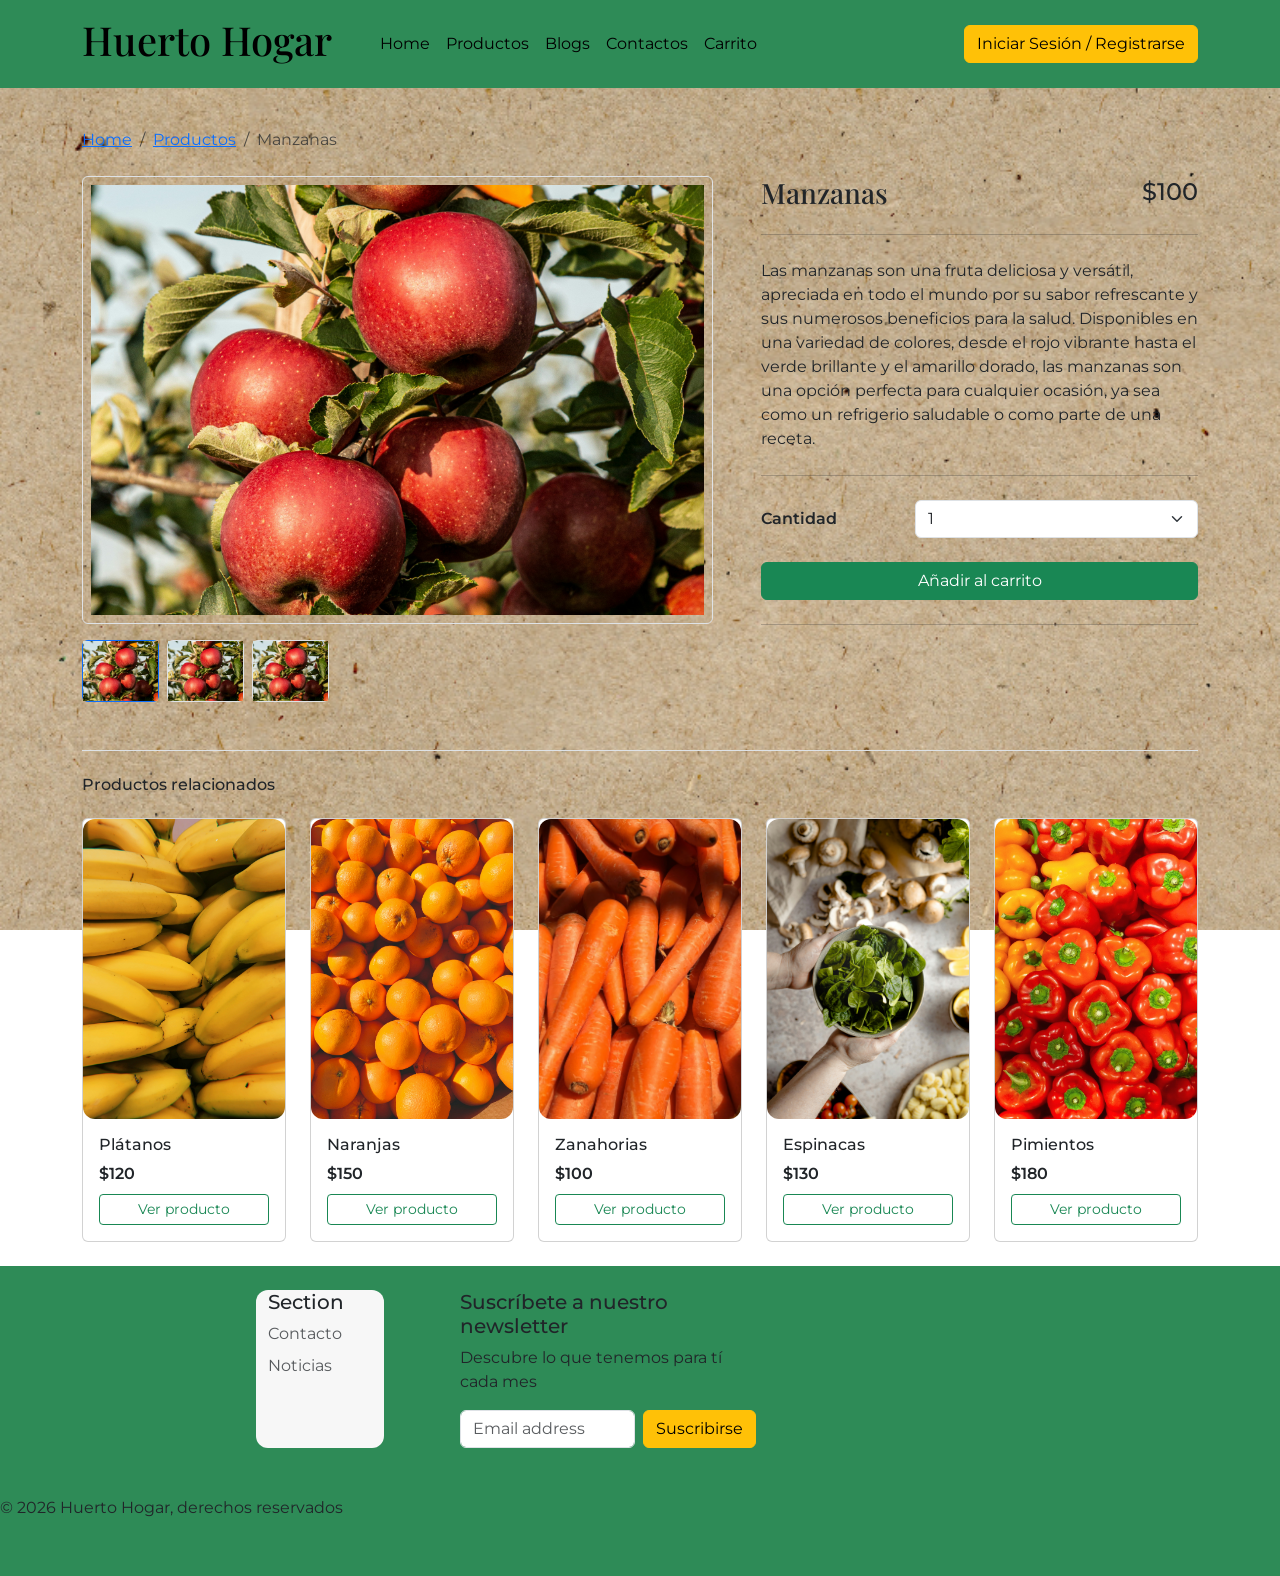
<file: detalle_producto.html>
<!DOCTYPE html>
<html lang="es">

<head>
    <meta charset="UTF-8">
    <title>HuertoHogar - Carrito</title>

    <style>
        @import url('https://fonts.googleapis.com/css2?family=Montserrat:ital,wght@0,100..900;1,100..900&display=swap');
    </style>
    <style>
        @import url('https://fonts.googleapis.com/css2?family=Montserrat:ital,wght@0,100..900;1,100..900&family=Playfair+Display:ital,wght@0,400..900;1,400..900&display=swap');
    </style>
    <link href="https://cdn.jsdelivr.net/npm/bootstrap@5.3.8/dist/css/bootstrap.min.css" rel="stylesheet"
        integrity="sha384-sRIl4kxILFvY47J16cr9ZwB07vP4J8+LH7qKQnuqkuIAvNWLzeN8tE5YBujZqJLB" crossorigin="anonymous">
    <script src="https://cdn.jsdelivr.net/npm/bootstrap@5.3.8/dist/js/bootstrap.bundle.min.js"
        integrity="sha384-FKyoEForCGlyvwx9Hj09JcYn3nv7wiPVlz7YYwJrWVcXK/BmnVDxM+D2scQbITxI"
        crossorigin="anonymous"></script>

    <link rel="stylesheet" href="css/style.css">
    <script src="js/script.js" defer></script>
</head>


<!--HEADER-->
<header class="p-3 mb-3">
    <div class="container">
        <div class="d-flex flex-wrap align-items-center">
            <h1 class="logo-prov">Huerto Hogar</h1>
            <ul class="nav me-auto mb-2 mb-md-0">
                <li><a href="index.html" class="nav-link px-2 link-body-emphasis">Home</a></li>
                <li><a href="catalogo.html" class="nav-link px-2 link-body-emphasis">Productos</a></li>
                <li><a href="blog.html" class="nav-link px-2 link-body-emphasis">Blogs</a></li>
                <li><a href="contacto.html" class="nav-link px-2 link-body-emphasis">Contactos</a></li>
                <li><a href="carrito.html" class="nav-link px-2 link-body-emphasis">Carrito</a></li>
            </ul>
            <a href="login.html" class="btn btn-warning ms-auto">Iniciar Sesión / Registrarse</a>
        </div>
    </div>
</header>
<!--HEADER-->

<body>
<!--
*--------------------------------------------*
                VISTA PRODUCTO
*--------------------------------------------*
-->
<!-- Componente: Vista detalle de producto -->

<div class="container py-4">

    <!-- Breadcrumb -->
    <nav aria-label="breadcrumb" class="mb-4">
        <ol class="breadcrumb">
            <li class="breadcrumb-item">
                <a href="index.html" class="text-primary">Home</a>
            </li>
            <li class="breadcrumb-item">
                <a href="catalogo.html" class="text-primary">Productos</a>
            </li>
            <li class="breadcrumb-item active" aria-current="page" id="breadcrumbProducto">
                Manzanas
            </li>
        </ol>
    </nav>


    <!-- Detalle del producto -->
    <div class="row g-5">

        <!-- Galería de imágenes -->
        <div class="col-lg-7">

            <!-- Imagen principal -->
            <div class="border rounded p-2 mb-3">
                <img id="imagenPrincipal" src="img/manzana.jpg" alt="Manzanas" class="img-fluid w-100"
                    style="height: 430px; object-fit: cover;">
            </div>

            <!-- Imágenes pequeñas -->
            <div class="d-flex gap-2">

                <button type="button" class="btn p-0 border border-primary" onclick="cambiarImagen('img/manzana.jpg')">
                    <img src="img/manzana.jpg" alt="Manzanas" style="width: 75px; height: 60px; object-fit: cover;">
                </button>

                <button type="button" class="btn p-0 border" onclick="cambiarImagen('img/productos/manzanas-2.jpg')">
                    <img src="img/manzana.jpg" alt="Manzanas" style="width: 75px; height: 60px; object-fit: cover;">
                </button>

                <button type="button" class="btn p-0 border" onclick="cambiarImagen('img/productos/manzanas-3.jpg')">
                    <img src="img/manzana.jpg" alt="Manzanas" style="width: 75px; height: 60px; object-fit: cover;">
                </button>

            </div>
        </div>


        <!-- Información del producto -->
        <div class="col-lg-5">

            <div class="d-flex justify-content-between align-items-center">
                <h1 class="h3 mb-0" id="nombreProducto">
                    Manzanas
                </h1>

                <span class="h4 mb-0" id="precioProducto">
                    $100
                </span>
            </div>

            <hr class="my-4">

            <!-- Descripción -->
            <p id="descripcionProducto">
                Las manzanas son una fruta deliciosa y versátil, apreciada
                en todo el mundo por su sabor refrescante y sus numerosos
                beneficios para la salud. Disponibles en una variedad de
                colores, desde el rojo vibrante hasta el verde brillante y
                el amarillo dorado, las manzanas son una opción perfecta
                para cualquier ocasión, ya sea como un refrigerio saludable
                o como parte de una receta.
            </p>

            <hr class="my-4">


            <!-- Cantidad -->
            <div class="row align-items-center mb-4">

                <div class="col-4">
                    <label for="cantidad" class="form-label fw-semibold mb-0">
                        Cantidad
                    </label>
                </div>

                <div class="col-8">
                    <select id="cantidad" class="form-select">
                        <option value="1">1</option>
                        <option value="2">2</option>
                        <option value="3">3</option>
                        <option value="4">4</option>
                        <option value="5">5</option>
                    </select>
                </div>

            </div>


            <!-- Botón agregar al carrito -->
            <button type="button" class="btn btn-success w-100" onclick="agregarAlCarrito()">
                Añadir al carrito
            </button>

            <hr class="my-4">

        </div>

    </div>


    <!-- Productos relacionados -->
    <section class="mt-5 pt-4 border-top">

        <h2 class="h6 mb-4">
            Productos relacionados
        </h2>

        <div class="row row-cols-2 row-cols-md-3 row-cols-lg-5 g-4" id="productosRelacionados">

            <!-- Los productos se generan automáticamente con JavaScript -->

        </div>

    </section>

</div>


<!--
*--------------------------------------------*
                VISTA PRODUCTO
*--------------------------------------------*
-->
</body>

<!--FOOTER-->
<footer class="py-5">
    <div class="row">
        <div class="col-6 col-md-2 mb-3 bg-blanco">
            <h5>Section</h5>
            <ul class="nav flex-column">
                <li class="nav-item mb-2"><a href="contacto.html" class="nav-link p-0 text-body-secondary">Contacto</a></li>
                <li class="nav-item mb-2"><a href="blog.html" class="nav-link p-0 text-body-secondary">Noticias</a></li>

            </ul>
        </div>
        <div class="col-md-5 offset-md-1 mb-3">
            <form>
                <h5>Suscríbete a nuestro newsletter</h5>
                <p>Descubre lo que tenemos para tí cada mes</p>
                <div class="d-flex flex-column flex-sm-row w-100 gap-2"> <label for="newsletter1"
                        class="visually-hidden">Email personal</label> <input id="newsletter1" type="email"
                        class="form-control" placeholder="Email address"> <button class="btn btn-warning"
                        type="button">Suscribirse</button> </div>
            </form>
        </div>
    </div>
    <div class="d-flex flex-column flex-sm-row justify-content-between py-4 my-4">
        <p>© 2026 Huerto Hogar, derechos reservados</p>
    </div>
</footer>
<!--FOOTER-->

</html>
</file>
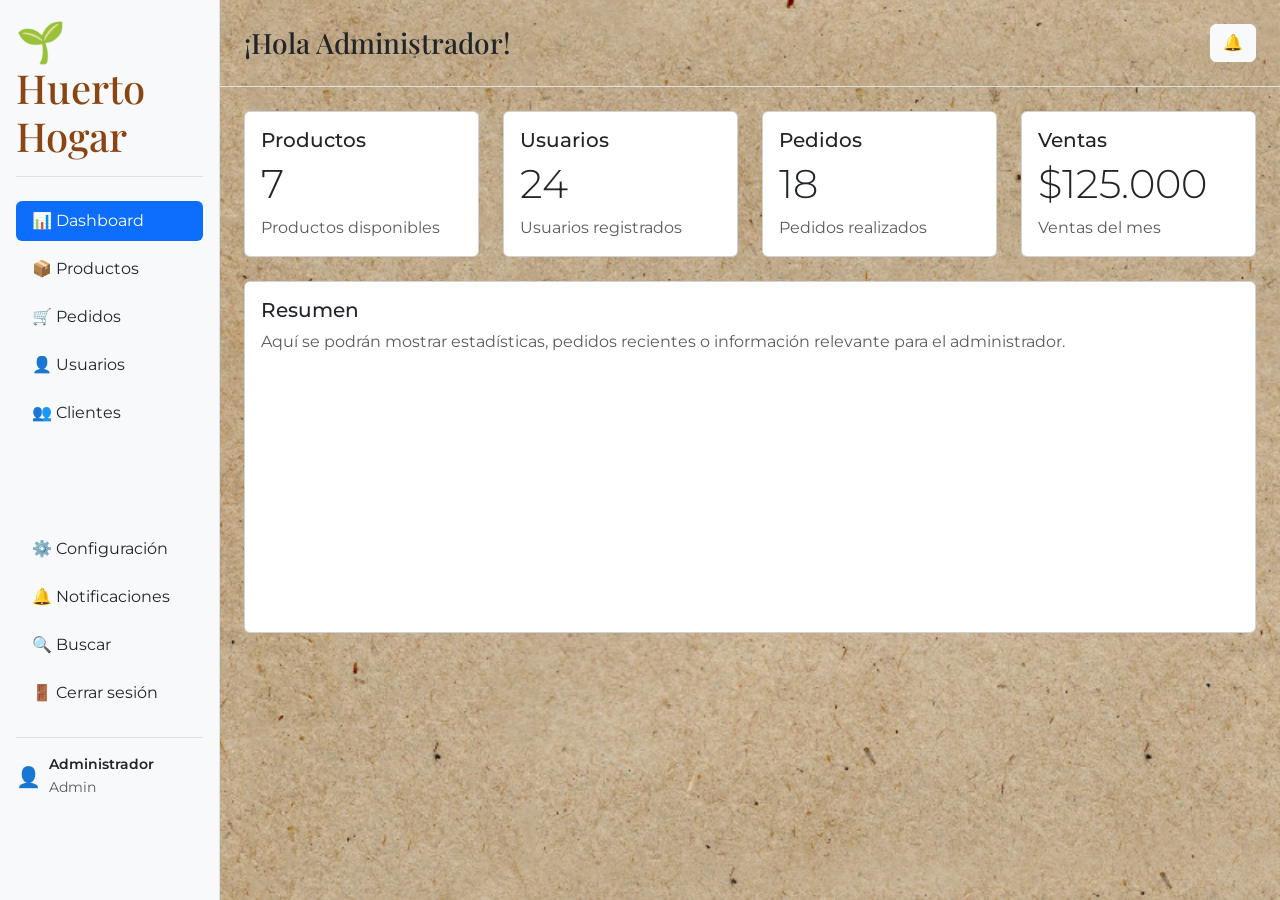
<file: index_admin.html>
<!DOCTYPE html>
<html lang="en">
<head>
    <meta charset="UTF-8">
    <title>Admin - Inicio</title>

    <style>
        @import url('https://fonts.googleapis.com/css2?family=Montserrat:ital,wght@0,100..900;1,100..900&display=swap');
    </style>
    <style>
        @import url('https://fonts.googleapis.com/css2?family=Montserrat:ital,wght@0,100..900;1,100..900&family=Playfair+Display:ital,wght@0,400..900;1,400..900&display=swap');
    </style>
    <link href="https://cdn.jsdelivr.net/npm/bootstrap@5.3.8/dist/css/bootstrap.min.css" rel="stylesheet"
        integrity="sha384-sRIl4kxILFvY47J16cr9ZwB07vP4J8+LH7qKQnuqkuIAvNWLzeN8tE5YBujZqJLB" crossorigin="anonymous">
    <script src="https://cdn.jsdelivr.net/npm/bootstrap@5.3.8/dist/js/bootstrap.bundle.min.js"
        integrity="sha384-FKyoEForCGlyvwx9Hj09JcYn3nv7wiPVlz7YYwJrWVcXK/BmnVDxM+D2scQbITxI"
        crossorigin="anonymous"></script>

    <link rel="stylesheet" href="css/style.css">
    <script src="js/script.js" defer></script>
</head>


<body>
    <!--
    *--------------------------------------------*
                    ADMINISTRADOR
    *--------------------------------------------*
    -->
    <!-- Componente: Dashboard del Administrador -->

    <div class="container-fluid p-0">

        <div class="d-flex min-vh-100">

            <!-- Barra lateral -->
            <div class="bg-light border-end p-3" style="width: 220px;">

                <!-- Logo / nombre -->
                <div class="mb-4 pb-3 border-bottom">
                    <h1 class="mb-0">
                        🌱 Huerto Hogar
                    </h1>
                </div>


                <!-- Menú principal -->
                <ul class="nav nav-pills flex-column gap-2">

                    <li class="nav-item">
                        <a href="index_admin.html" class="nav-link active">
                            📊 Dashboard
                        </a>
                    </li>

                    <li class="nav-item">
                        <a href="catalogo.html" class="nav-link text-dark">
                            📦 Productos
                        </a>
                    </li>

                    <li class="nav-item">
                        <a href="carrito.html" class="nav-link text-dark">
                            🛒 Pedidos
                        </a>
                    </li>

                    <li class="nav-item">
                        <a href="usuarios-admin.html" class="nav-link text-dark">
                            👤 Usuarios
                        </a>
                    </li>

                    <li class="nav-item">
                        <a href="usuarios-admin.html" class="nav-link text-dark">
                            👥 Clientes
                        </a>
                    </li>

                </ul>


                <!-- Menú inferior -->
                <div class="mt-5 pt-5">

                    <ul class="nav nav-pills flex-column gap-2">

                        <li class="nav-item">
                            <a href="index_admin.html" class="nav-link text-dark">
                                ⚙️ Configuración
                            </a>
                        </li>

                        <li class="nav-item">
                            <a href="index_admin.html" class="nav-link text-dark">
                                🔔 Notificaciones
                            </a>
                        </li>

                        <li class="nav-item">
                            <a href="catalogo.html" class="nav-link text-dark">
                                🔍 Buscar
                            </a>
                        </li>

                        <li class="nav-item">
                            <a href="login.html" class="nav-link text-dark">
                                🚪 Cerrar sesión
                            </a>
                        </li>

                    </ul>

                </div>


                <!-- Usuario -->
                <div class="border-top mt-4 pt-3">

                    <div class="d-flex align-items-center gap-2">
                        <span class="fs-5">👤</span>

                        <div>
                            <small class="fw-semibold d-block">
                                Administrador
                            </small>

                            <small class="text-muted">
                                Admin
                            </small>
                        </div>
                    </div>

                </div>

            </div>


            <!-- Contenido principal -->
            <main class="flex-grow-1">

                <!-- Encabezado -->
                <div class="p-4 border-bottom">

                    <div class="d-flex justify-content-between align-items-center">

                        <h1 class="h3 mb-0">
                            ¡Hola Administrador!
                        </h1>

                        <button type="button" class="btn btn-light" title="Notificaciones">
                            🔔
                        </button>

                    </div>

                </div>


                <!-- Contenido del dashboard -->
                <div class="p-4">

                    <div class="row g-4">

                        <!-- Productos -->
                        <div class="col-md-6 col-xl-3">

                            <div class="card h-100">

                                <div class="card-body">

                                    <h5 class="card-title">
                                        Productos
                                    </h5>

                                    <p class="display-6 mb-2">
                                        7
                                    </p>

                                    <p class="text-muted mb-0">
                                        Productos disponibles
                                    </p>

                                </div>

                            </div>

                        </div>


                        <!-- Usuarios -->
                        <div class="col-md-6 col-xl-3">

                            <div class="card h-100">

                                <div class="card-body">

                                    <h5 class="card-title">
                                        Usuarios
                                    </h5>

                                    <p class="display-6 mb-2">
                                        24
                                    </p>

                                    <p class="text-muted mb-0">
                                        Usuarios registrados
                                    </p>

                                </div>

                            </div>

                        </div>


                        <!-- Pedidos -->
                        <div class="col-md-6 col-xl-3">

                            <div class="card h-100">

                                <div class="card-body">

                                    <h5 class="card-title">
                                        Pedidos
                                    </h5>

                                    <p class="display-6 mb-2">
                                        18
                                    </p>

                                    <p class="text-muted mb-0">
                                        Pedidos realizados
                                    </p>

                                </div>

                            </div>

                        </div>


                        <!-- Ventas -->
                        <div class="col-md-6 col-xl-3">

                            <div class="card h-100">

                                <div class="card-body">

                                    <h5 class="card-title">
                                        Ventas
                                    </h5>

                                    <p class="display-6 mb-2">
                                        $125.000
                                    </p>

                                    <p class="text-muted mb-0">
                                        Ventas del mes
                                    </p>

                                </div>

                            </div>

                        </div>

                    </div>


                    <!-- Espacio para futuras estadísticas -->
                    <div class="card mt-4">

                        <div class="card-body" style="height: 350px;">

                            <h5 class="card-title">
                                Resumen
                            </h5>

                            <p class="text-muted">
                                Aquí se podrán mostrar estadísticas,
                                pedidos recientes o información relevante
                                para el administrador.
                            </p>

                        </div>

                    </div>

                </div>

            </main>

        </div>

    </div>

</body>





</html>
</file>
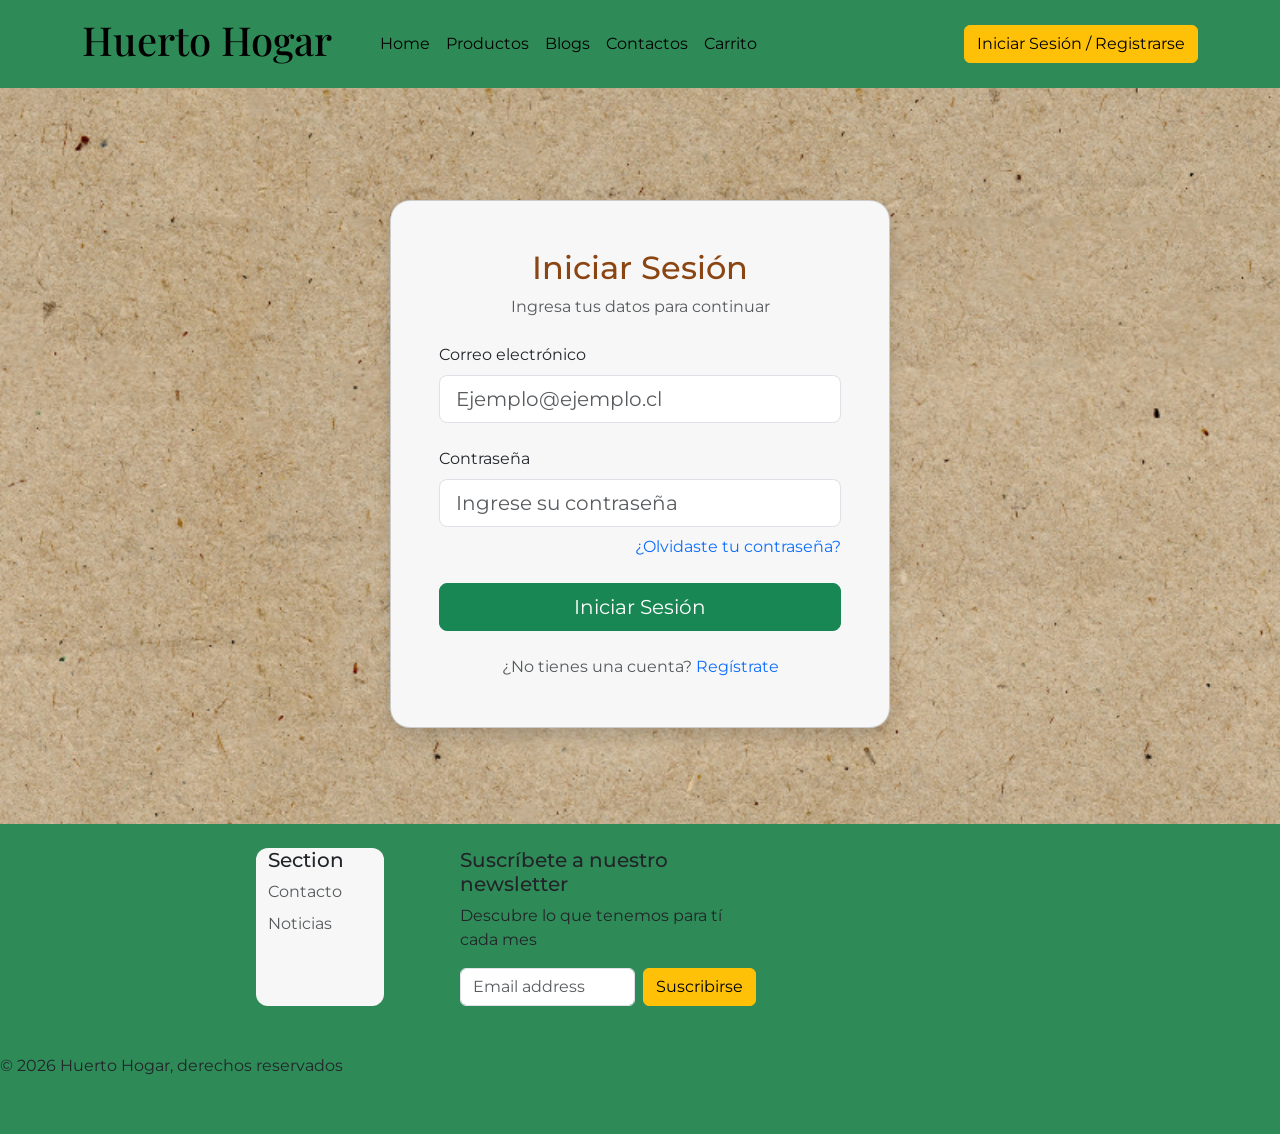
<file: login.html>
<!DOCTYPE html>
<html lang="es">

<head>
    <meta charset="UTF-8">
    <title>HuertoHogar - Login</title>

    <style>
    @import url('https://fonts.googleapis.com/css2?family=Montserrat:ital,wght@0,100..900;1,100..900&display=swap');
    </style>
    <style>
    @import url('https://fonts.googleapis.com/css2?family=Montserrat:ital,wght@0,100..900;1,100..900&family=Playfair+Display:ital,wght@0,400..900;1,400..900&display=swap');
    </style>
    <link href="https://cdn.jsdelivr.net/npm/bootstrap@5.3.8/dist/css/bootstrap.min.css" rel="stylesheet" integrity="sha384-sRIl4kxILFvY47J16cr9ZwB07vP4J8+LH7qKQnuqkuIAvNWLzeN8tE5YBujZqJLB" crossorigin="anonymous">
    <script src="https://cdn.jsdelivr.net/npm/bootstrap@5.3.8/dist/js/bootstrap.bundle.min.js" integrity="sha384-FKyoEForCGlyvwx9Hj09JcYn3nv7wiPVlz7YYwJrWVcXK/BmnVDxM+D2scQbITxI" crossorigin="anonymous"></script>

    <link rel="stylesheet" href="css/style.css">
    <script src="js/script.js" defer></script>
</head>

<!--
*---------------------------------*
            HEADER
*---------------------------------*
-->
<header class="p-3 mb-3">
    <div class="container">
        <div class="d-flex flex-wrap align-items-center">
            <h1 class="logo-prov">Huerto Hogar</h1>
            <ul class="nav me-auto mb-2 mb-md-0">
                <li><a href="index.html" class="nav-link px-2 link-body-emphasis">Home</a></li>
                <li><a href="catalogo.html" class="nav-link px-2 link-body-emphasis">Productos</a></li>
                <li><a href="blog.html" class="nav-link px-2 link-body-emphasis">Blogs</a></li>
                <li><a href="contacto.html" class="nav-link px-2 link-body-emphasis">Contactos</a></li>
                <li><a href="carrito.html" class="nav-link px-2 link-body-emphasis">Carrito</a></li>
            </ul>
            <a href="login.html" class="btn btn-warning ms-auto">Iniciar Sesión / Registrarse</a>
        </div>
    </div>
</header>
<!--HEADER-->

<body>
<div class="container d-flex justify-content-center align-items-center" style="min-height: 80vh;">

        <div class="card p-5 shadow bg-blanco" style="width: 500px; border-radius: 20px;">

            <h2 class="text-center mb-2">Iniciar Sesión</h2>

            <p class="text-center text-muted mb-4">
                Ingresa tus datos para continuar
            </p>

            <form id="formLogin" novalidate>

                <div class="mb-4">
                    <label for="correoLogin" class="form-label">Correo electrónico</label>
                    <input type="email" class="form-control form-control-lg" id="correoLogin"
                        placeholder="Ejemplo@ejemplo.cl">
                </div>

                <div class="mb-2">
                    <label for="contrasena" class="form-label">Contraseña</label>
                    <input type="password" class="form-control form-control-lg" id="contrasena"
                        placeholder="Ingrese su contraseña">
                </div>

                <div class="text-end mb-4">
                    <a href="contacto.html" class="text-decoration-none">
                        ¿Olvidaste tu contraseña?
                    </a>
                </div>

                <div class="d-grid mb-4">
                    <button type="submit" class="btn btn-success btn-lg">
                        Iniciar Sesión
                    </button>
                </div>

                <div class="text-center">
                    <span class="text-muted">¿No tienes una cuenta?</span>
                    <a href="registro.html" class="text-decoration-none">
                        Regístrate
                    </a>
                </div>

            </form>

        </div>

    </div>
</body>

<!--FOOTER-->
<footer class="py-5">
    <div class="row">
        <div class="col-6 col-md-2 mb-3 bg-blanco">
            <h5>Section</h5>
            <ul class="nav flex-column">
                <li class="nav-item mb-2"><a href="contacto.html" class="nav-link p-0 text-body-secondary">Contacto</a></li>
                <li class="nav-item mb-2"><a href="blog.html" class="nav-link p-0 text-body-secondary">Noticias</a></li>

            </ul>
        </div>
        <div class="col-md-5 offset-md-1 mb-3">
            <form>
                <h5>Suscríbete a nuestro newsletter</h5>
                <p>Descubre lo que tenemos para tí cada mes</p>
                <div class="d-flex flex-column flex-sm-row w-100 gap-2"> <label for="newsletter1"
                        class="visually-hidden">Email personal</label> <input id="newsletter1" type="email"
                        class="form-control" placeholder="Email address"> <button class="btn btn-warning"
                        type="button">Suscribirse</button> </div>
            </form>
        </div>
    </div>
    <div class="d-flex flex-column flex-sm-row justify-content-between py-4 my-4">
        <p>© 2026 Huerto Hogar, derechos reservados</p>
    </div>
</footer>
<!--FOOTER-->

</html>
</file>
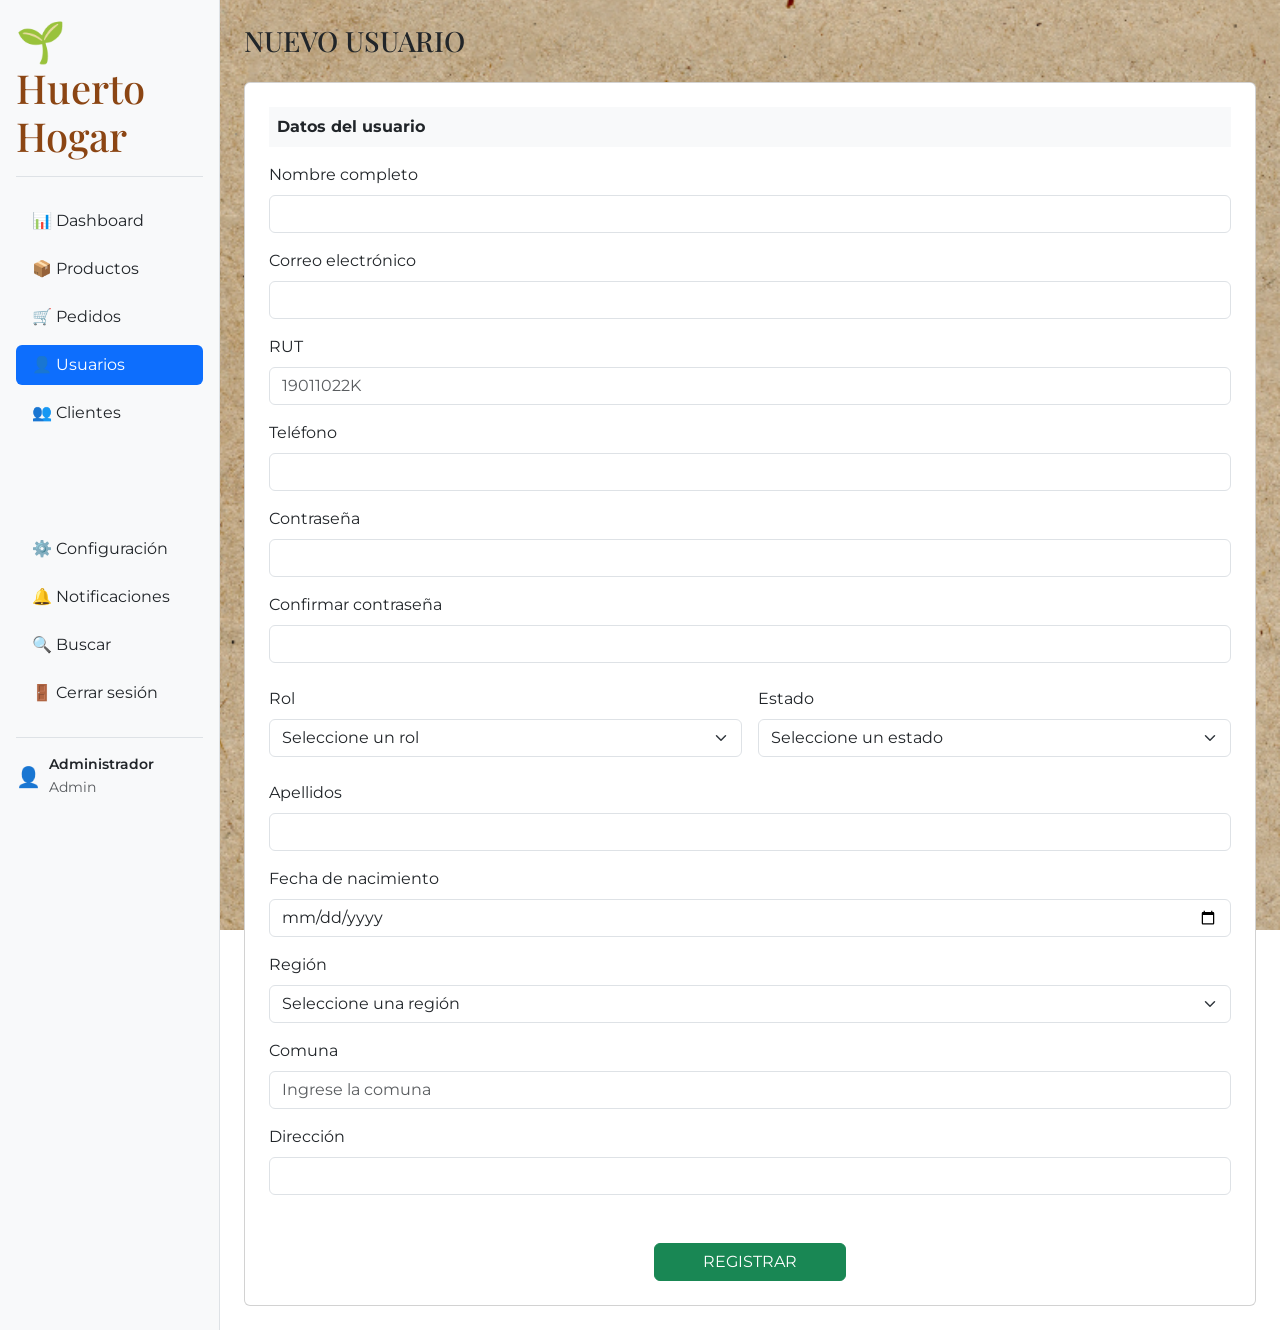
<file: nuevo-usuario-admin.html>
<!DOCTYPE html>
<html lang="en">

<head>
    <meta charset="UTF-8">
    <title>Admin - Inicio</title>

    <style>
        @import url('https://fonts.googleapis.com/css2?family=Montserrat:ital,wght@0,100..900;1,100..900&display=swap');
    </style>
    <style>
        @import url('https://fonts.googleapis.com/css2?family=Montserrat:ital,wght@0,100..900;1,100..900&family=Playfair+Display:ital,wght@0,400..900;1,400..900&display=swap');
    </style>
    <link href="https://cdn.jsdelivr.net/npm/bootstrap@5.3.8/dist/css/bootstrap.min.css" rel="stylesheet"
        integrity="sha384-sRIl4kxILFvY47J16cr9ZwB07vP4J8+LH7qKQnuqkuIAvNWLzeN8tE5YBujZqJLB" crossorigin="anonymous">
    <script src="https://cdn.jsdelivr.net/npm/bootstrap@5.3.8/dist/js/bootstrap.bundle.min.js"
        integrity="sha384-FKyoEForCGlyvwx9Hj09JcYn3nv7wiPVlz7YYwJrWVcXK/BmnVDxM+D2scQbITxI"
        crossorigin="anonymous"></script>

    <link rel="stylesheet" href="css/style.css">
    <script src="js/script.js" defer></script>
</head>

<body>
    <!-- Componente: Nuevo Usuario -->
    
    <div class="container-fluid p-0">
    
        <div class="d-flex min-vh-100">
    
    
            <!-- Barra lateral -->
            <div class="bg-light border-end p-3" style="width: 220px;">
    
                <!-- Logo -->
                <div class="mb-4 pb-3 border-bottom">
                    <h1 class="mb-0">
                        🌱 Huerto Hogar
                    </h1>
                </div>
    
    
                <!-- Menú -->
                <ul class="nav nav-pills flex-column gap-2">
    
                    <li class="nav-item">
                        <a href="index_admin.html" class="nav-link text-dark">
                            📊 Dashboard
                        </a>
                    </li>
    
                    <li class="nav-item">
                        <a href="catalogo.html" class="nav-link text-dark">
                            📦 Productos
                        </a>
                    </li>
    
                    <li class="nav-item">
                        <a href="carrito.html" class="nav-link text-dark">
                            🛒 Pedidos
                        </a>
                    </li>
    
                    <li class="nav-item">
                        <a href="usuarios-admin.html" class="nav-link active">
                            👤 Usuarios
                        </a>
                    </li>
    
                    <li class="nav-item">
                        <a href="usuarios-admin.html" class="nav-link text-dark">
                            👥 Clientes
                        </a>
                    </li>
    
                </ul>
    
    
                <!-- Menú inferior -->
                <div class="mt-5 pt-5">
    
                    <ul class="nav nav-pills flex-column gap-2">
    
                        <li class="nav-item">
                            <a href="index_admin.html" class="nav-link text-dark">
                                ⚙️ Configuración
                            </a>
                        </li>
    
                        <li class="nav-item">
                            <a href="index_admin.html" class="nav-link text-dark">
                                🔔 Notificaciones
                            </a>
                        </li>
    
                        <li class="nav-item">
                            <a href="catalogo.html" class="nav-link text-dark">
                                🔍 Buscar
                            </a>
                        </li>
    
                        <li class="nav-item">
                            <a href="login.html" class="nav-link text-dark">
                                🚪 Cerrar sesión
                            </a>
                        </li>
    
                    </ul>
    
                </div>
    
    
                <!-- Usuario -->
                <div class="border-top mt-4 pt-3">
    
                    <div class="d-flex align-items-center gap-2">
    
                        <span class="fs-5">👤</span>
    
                        <div>
    
                            <small class="fw-semibold d-block">
                                Administrador
                            </small>
    
                            <small class="text-muted">
                                Admin
                            </small>
    
                        </div>
    
                    </div>
    
                </div>
    
            </div>
    
    
            <!-- Contenido principal -->
            <main class="flex-grow-1 p-4">
    
                <h1 class="h3 mb-4">
                    NUEVO USUARIO
                </h1>
    
    
                <!-- Formulario -->
                <div class="card">
    
                    <div class="card-body p-4">
    
                        <form id="formNuevoUsuario">
    
    
                            <!-- Datos personales -->
                            <div class="bg-light p-2 mb-3">
    
                                <strong>
                                    Datos del usuario
                                </strong>
    
                            </div>
    
    
                            <!-- Nombre -->
                            <div class="mb-3">
    
                                <label for="nombre" class="form-label">
                                    Nombre completo
                                </label>
    
                                <input type="text" class="form-control" id="nombre">
    
                            </div>
    
    
                            <!-- Correo -->
                            <div class="mb-3">
    
                                <label for="correo" class="form-label">
                                    Correo electrónico
                                </label>
    
                                <input type="email" class="form-control" id="correo">
    
                            </div>
    
    
                            <!-- RUT -->
                            <div class="mb-3">
    
                                <label for="rut" class="form-label">
                                    RUT
                                </label>
    
                                <input type="text" class="form-control" id="rut" placeholder="19011022K">
    
                            </div>
    
    
                            <!-- Teléfono -->
                            <div class="mb-3">
    
                                <label for="telefono" class="form-label">
                                    Teléfono
                                </label>
    
                                <input type="tel" class="form-control" id="telefono">
    
                            </div>
    
    
                            <!-- Contraseña -->
                            <div class="mb-3">
    
                                <label for="password" class="form-label">
                                    Contraseña
                                </label>
    
                                <input type="password" class="form-control" id="password">
    
                            </div>
    
    
                            <!-- Confirmar contraseña -->
                            <div class="mb-4">
    
                                <label for="confirmarPassword" class="form-label">
                                    Confirmar contraseña
                                </label>
    
                                <input type="password" class="form-control" id="confirmarPassword">
    
                            </div>
    
    
                            <!-- Rol y estado -->
                            <div class="row g-3 mb-4">
    
                                <!-- Rol -->
                                <div class="col-md-6">
    
                                    <label for="rol" class="form-label">
                                        Rol
                                    </label>
    
                                    <select id="rol" class="form-select">
    
                                        <option value="">
                                            Seleccione un rol
                                        </option>
    
                                        <option value="cliente">
                                            Cliente
                                        </option>
    
                                        <option value="administrador">
                                            Administrador
                                        </option>

                                        <option value="vendedor">
                                            Vendedor
                                        </option>
    
                                    </select>
    
                                </div>
    
    
                                <!-- Estado -->
                                <div class="col-md-6">
    
                                    <label for="estado" class="form-label">
                                        Estado
                                    </label>
    
                                    <select id="estado" class="form-select">
    
                                        <option value="">
                                            Seleccione un estado
                                        </option>
    
                                        <option value="activo">
                                            Activo
                                        </option>
    
                                        <option value="inactivo">
                                            Inactivo
                                        </option>
    
                                    </select>
    
                                </div>
    
                            </div>

                            <div class="mb-3">
                                <label for="apellidos" class="form-label">Apellidos</label>
                                <input type="text" class="form-control" id="apellidos">
                            </div>

                            <div class="mb-3">
                                <label for="fechaNacimiento" class="form-label">Fecha de nacimiento</label>
                                <input type="date" class="form-control" id="fechaNacimiento">
                            </div>

                            <div class="mb-3">
                                <label for="region" class="form-label">Región</label>
                                <select id="region" class="form-select">
                                    <option value="">Seleccione una región</option>
                                </select>
                            </div>

                            <div class="mb-3">
                                <label for="comuna" class="form-label">Comuna</label>
                                <input type="text" class="form-control" id="comuna" placeholder="Ingrese la comuna">
                            </div>

                            <div class="mb-3">
                                <label for="direccion" class="form-label">Dirección</label>
                                <input type="text" class="form-control" id="direccion">
                            </div>
    
    
                            <!-- Botón -->
                            <div class="text-center mt-5">
    
                                <button type="submit" class="btn btn-success px-5">
                                    REGISTRAR
                                </button>
    
                            </div>
    
                        </form>
    
                    </div>
    
                </div>
    
            </main>
    
        </div>
    
    </div>
</body>


</html>
</file>
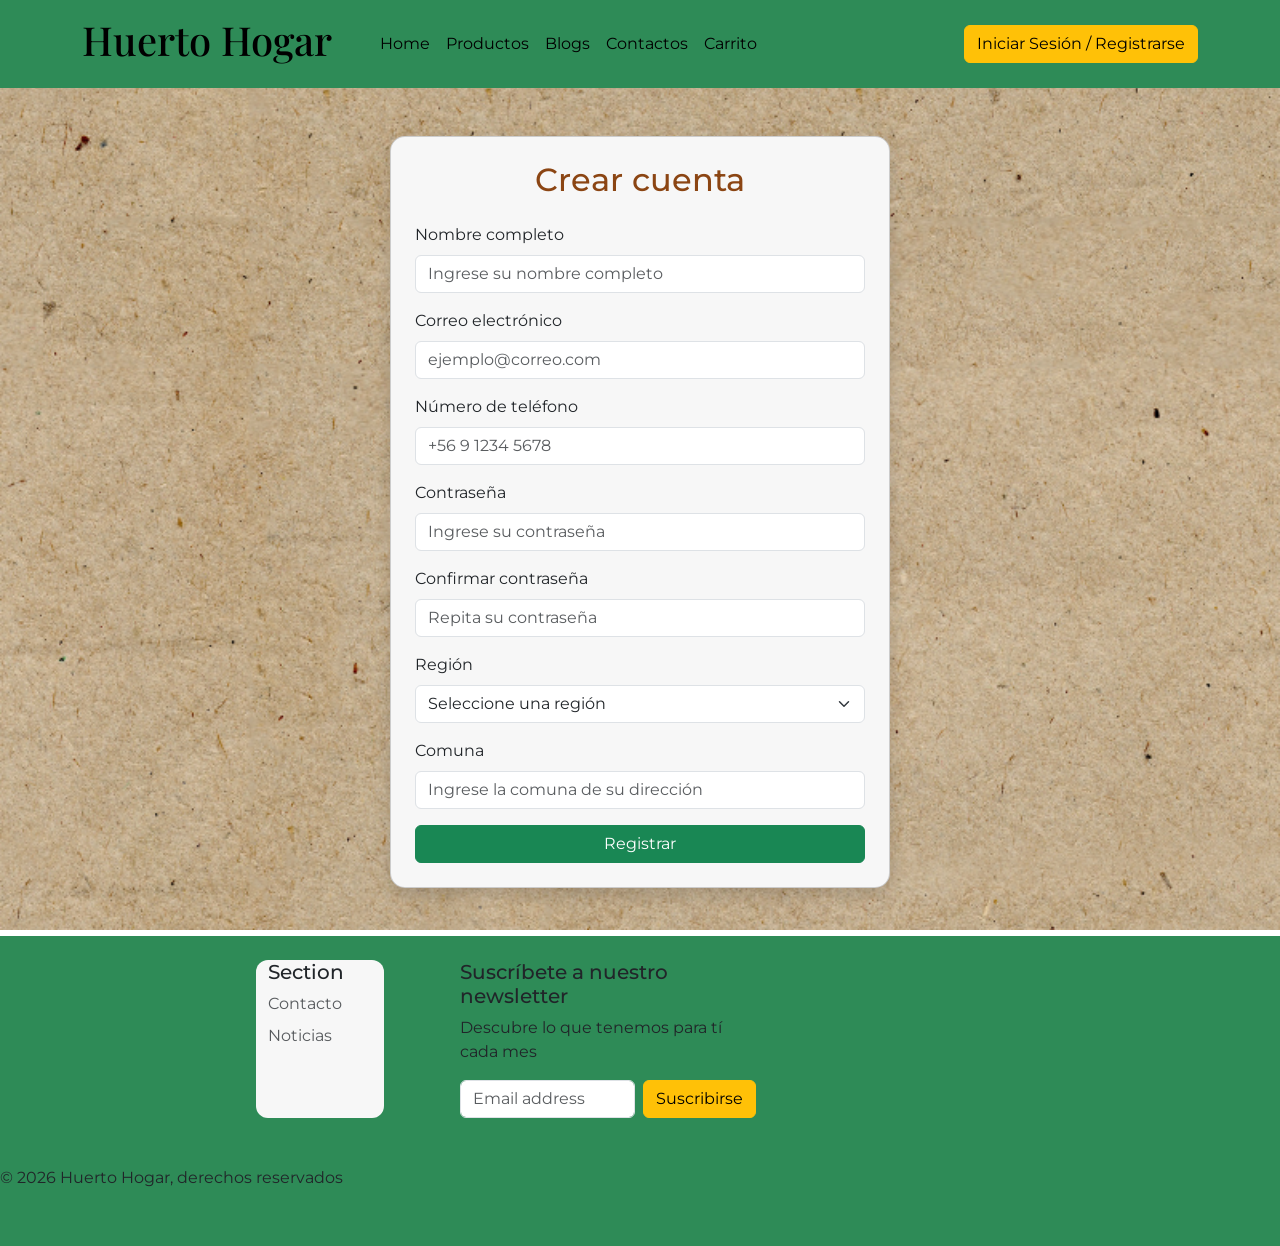
<file: registro.html>
<!DOCTYPE html>
<html lang="es">

<head>
    <meta charset="UTF-8">
    <title>HuertoHogar - Registrarse</title>

    <style>
        @import url('https://fonts.googleapis.com/css2?family=Montserrat:ital,wght@0,100..900;1,100..900&display=swap');
    </style>
    <style>
        @import url('https://fonts.googleapis.com/css2?family=Montserrat:ital,wght@0,100..900;1,100..900&family=Playfair+Display:ital,wght@0,400..900;1,400..900&display=swap');
    </style>
    <link href="https://cdn.jsdelivr.net/npm/bootstrap@5.3.8/dist/css/bootstrap.min.css" rel="stylesheet"
        integrity="sha384-sRIl4kxILFvY47J16cr9ZwB07vP4J8+LH7qKQnuqkuIAvNWLzeN8tE5YBujZqJLB" crossorigin="anonymous">
    <script src="https://cdn.jsdelivr.net/npm/bootstrap@5.3.8/dist/js/bootstrap.bundle.min.js"
        integrity="sha384-FKyoEForCGlyvwx9Hj09JcYn3nv7wiPVlz7YYwJrWVcXK/BmnVDxM+D2scQbITxI"
        crossorigin="anonymous"></script>

    <link rel="stylesheet" href="css/style.css">
    <script src="js/script.js" defer></script>
</head>

<!--
*---------------------------------*
            HEADER
*---------------------------------*
-->
<header class="p-3 mb-3">
    <div class="container">
        <div class="d-flex flex-wrap align-items-center">
            <h1 class="logo-prov">Huerto Hogar</h1>
            <ul class="nav me-auto mb-2 mb-md-0">
                <li><a href="index.html" class="nav-link px-2 link-body-emphasis">Home</a></li>
                <li><a href="catalogo.html" class="nav-link px-2 link-body-emphasis">Productos</a></li>
                <li><a href="blog.html" class="nav-link px-2 link-body-emphasis">Blogs</a></li>
                <li><a href="contacto.html" class="nav-link px-2 link-body-emphasis">Contactos</a></li>
                <li><a href="carrito.html" class="nav-link px-2 link-body-emphasis">Carrito</a></li>
            </ul>
            <a href="login.html" class="btn btn-warning ms-auto">Iniciar Sesión / Registrarse</a>
        </div>
    </div>
</header>
<!--HEADER-->

<body>
        <!--
        *--------------------------------------------*
                        FORM REGISTRO
        *--------------------------------------------*
        -->
        <div class="container d-flex justify-content-center align-items-center mb-5 mt-5">
            <div class="card p-4 shadow bg-blanco" style="width: 500px; border-radius: 15px;">
        
                <h2 class="text-center mb-4">Crear cuenta</h2>
        
                <form id="formRegistro" novalidate>
        
                    <div class="mb-3">
                        <label for="nombre" class="form-label">Nombre completo</label>
                        <input type="text" class="form-control" id="nombre" placeholder="Ingrese su nombre completo">
                    </div>
        
                    <div class="mb-3">
                        <label for="correo" class="form-label">Correo electrónico</label>
                        <input type="email" class="form-control" id="correo" placeholder="ejemplo@correo.com">
                    </div>
        
                    <div class="mb-3">
                        <label for="telefono" class="form-label">Número de teléfono</label>
                        <input type="tel" class="form-control" id="telefono" placeholder="+56 9 1234 5678">
                    </div>
        
                    <div class="mb-3">
                        <label for="contrasena" class="form-label">Contraseña</label>
                        <input type="password" class="form-control" id="contrasena"
                            placeholder="Ingrese su contraseña">
                    </div>
        
                    <div class="mb-3">
                        <label for="confirmarContrasena" class="form-label">Confirmar contraseña</label>
                        <input type="password" class="form-control" id="confirmarContrasena" placeholder="Repita su contraseña">
                    </div>
        
                    <div class="mb-3">
                        <label for="region" class="form-label">Región</label>
                        <select class="form-select" id="region">
                            <option selected>Seleccione una región</option>
                            <option>Arica y Parinacota</option>
                            <option>Tarapacá</option>
                            <option>Antofagasta</option>
                            <option>Atacama</option>
                            <option>Coquimbo</option>
                            <option>Valparaíso</option>
                            <option>Región Metropolitana de Santiago</option>
                            <option>O'Higgins</option>
                            <option>Maule</option>
                            <option>Ñuble</option>
                            <option>Biobío</option>
                            <option>La Araucanía</option>
                            <option>Los Ríos</option>
                            <option>Los Lagos</option>
                            <option>Aysén</option>
                            <option>Magallanes y de la Antártica Chilena</option>
                        </select>
                    </div>
        
                    <div class="mb-3">
                        <label for="comuna" class="form-label">Comuna</label>
                        <input type="text" class="form-control" id="comuna" placeholder="Ingrese la comuna de su dirección">
                    </div>

                    <div class="d-grid">
                        <button type="submit" class="btn btn-success">
                            Registrar
                        </button>
                    </div>
        
                </form>
        
            </div>
        </div>
        <!--
        *--------------------------------------------*
                        FORM REGISTRO
        *--------------------------------------------*
        -->
</body>

<!--FOOTER-->
<footer class="py-5">
    <div class="row">
        <div class="col-6 col-md-2 mb-3 bg-blanco">
            <h5>Section</h5>
            <ul class="nav flex-column">
                <li class="nav-item mb-2"><a href="contacto.html" class="nav-link p-0 text-body-secondary">Contacto</a></li>
                <li class="nav-item mb-2"><a href="blog.html" class="nav-link p-0 text-body-secondary">Noticias</a></li>

            </ul>
        </div>
        <div class="col-md-5 offset-md-1 mb-3">
            <form>
                <h5>Suscríbete a nuestro newsletter</h5>
                <p>Descubre lo que tenemos para tí cada mes</p>
                <div class="d-flex flex-column flex-sm-row w-100 gap-2"> <label for="newsletter1"
                        class="visually-hidden">Email personal</label> <input id="newsletter1" type="email"
                        class="form-control" placeholder="Email address"> <button class="btn btn-warning"
                        type="button">Suscribirse</button> </div>
            </form>
        </div>
    </div>
    <div class="d-flex flex-column flex-sm-row justify-content-between py-4 my-4">
        <p>© 2026 Huerto Hogar, derechos reservados</p>
    </div>
</footer>
<!--FOOTER-->

</html>
</file>
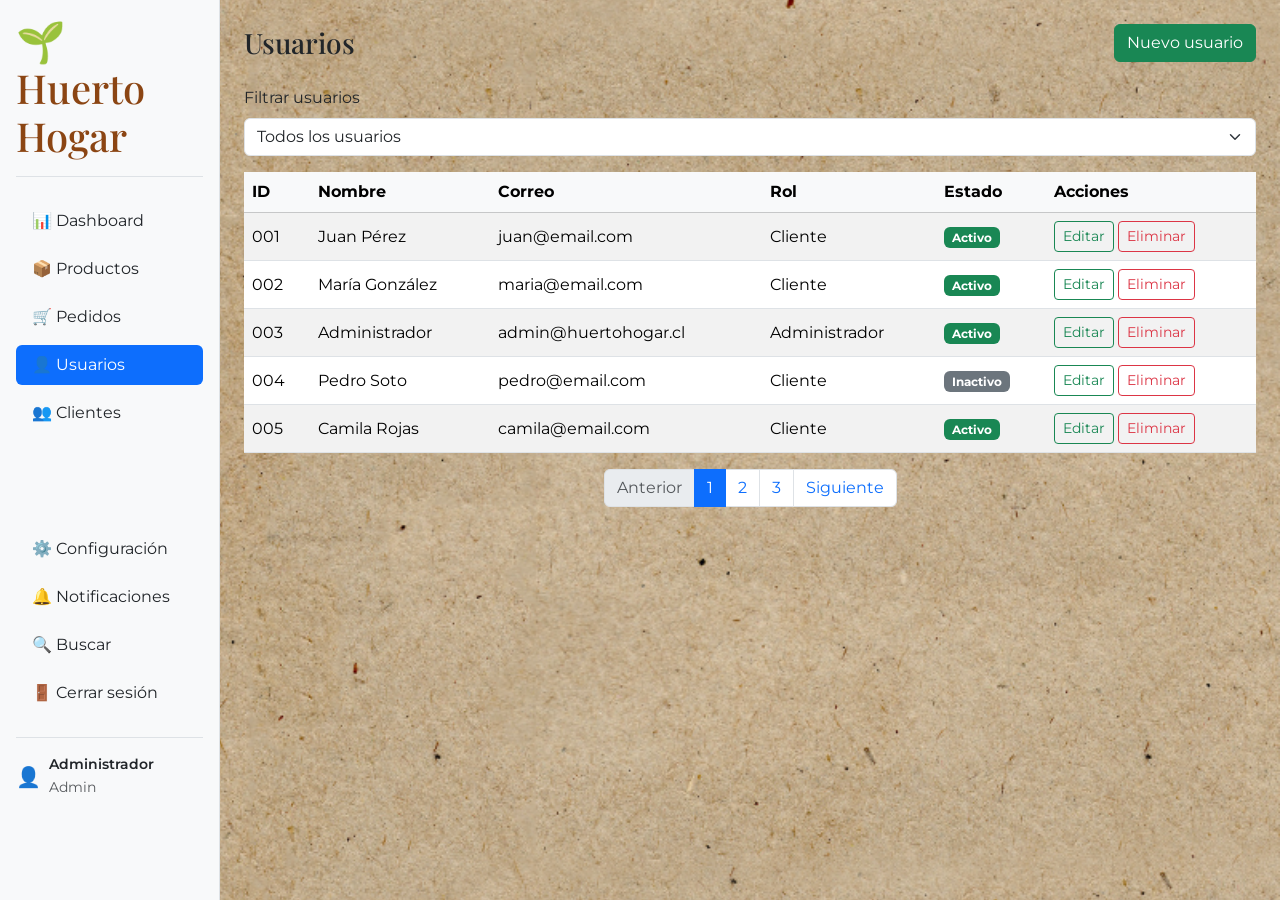
<file: usuarios-admin.html>
<!DOCTYPE html>
<html lang="en">

<head>
    <meta charset="UTF-8">
    <title>Admin - Inicio</title>

    <style>
        @import url('https://fonts.googleapis.com/css2?family=Montserrat:ital,wght@0,100..900;1,100..900&display=swap');
    </style>
    <style>
        @import url('https://fonts.googleapis.com/css2?family=Montserrat:ital,wght@0,100..900;1,100..900&family=Playfair+Display:ital,wght@0,400..900;1,400..900&display=swap');
    </style>
    <link href="https://cdn.jsdelivr.net/npm/bootstrap@5.3.8/dist/css/bootstrap.min.css" rel="stylesheet"
        integrity="sha384-sRIl4kxILFvY47J16cr9ZwB07vP4J8+LH7qKQnuqkuIAvNWLzeN8tE5YBujZqJLB" crossorigin="anonymous">
    <script src="https://cdn.jsdelivr.net/npm/bootstrap@5.3.8/dist/js/bootstrap.bundle.min.js"
        integrity="sha384-FKyoEForCGlyvwx9Hj09JcYn3nv7wiPVlz7YYwJrWVcXK/BmnVDxM+D2scQbITxI"
        crossorigin="anonymous"></script>

    <link rel="stylesheet" href="css/style.css">
    <script src="js/script.js" defer></script>
</head>


<body>
        <!-- Componente: Listado de Usuarios -->
        
        <div class="container-fluid p-0">
        
            <div class="d-flex min-vh-100">
        
        
                <!-- Barra lateral -->
                <div class="bg-light border-end p-3" style="width: 220px;">
        
                    <!-- Logo -->
                    <div class="mb-4 pb-3 border-bottom">
                        <h1 class="mb-0">
                            🌱 Huerto Hogar
                        </h1>
                    </div>
        
        
                    <!-- Menú -->
                    <ul class="nav nav-pills flex-column gap-2">
        
                        <li class="nav-item">
                            <a href="index_admin.html" class="nav-link text-dark">
                                📊 Dashboard
                            </a>
                        </li>
        
                        <li class="nav-item">
                            <a href="catalogo.html" class="nav-link text-dark">
                                📦 Productos
                            </a>
                        </li>
        
                        <li class="nav-item">
                            <a href="carrito.html" class="nav-link text-dark">
                                🛒 Pedidos
                            </a>
                        </li>
        
                        <li class="nav-item">
                            <a href="usuarios-admin.html" class="nav-link active">
                                👤 Usuarios
                            </a>
                        </li>
        
                        <li class="nav-item">
                            <a href="usuarios-admin.html" class="nav-link text-dark">
                                👥 Clientes
                            </a>
                        </li>
        
                    </ul>
        
        
                    <!-- Menú inferior -->
                    <div class="mt-5 pt-5">
        
                        <ul class="nav nav-pills flex-column gap-2">
        
                            <li class="nav-item">
                                <a href="index_admin.html" class="nav-link text-dark">
                                    ⚙️ Configuración
                                </a>
                            </li>
        
                            <li class="nav-item">
                                <a href="index_admin.html" class="nav-link text-dark">
                                    🔔 Notificaciones
                                </a>
                            </li>
        
                            <li class="nav-item">
                                <a href="catalogo.html" class="nav-link text-dark">
                                    🔍 Buscar
                                </a>
                            </li>
        
                            <li class="nav-item">
                                <a href="login.html" class="nav-link text-dark">
                                    🚪 Cerrar sesión
                                </a>
                            </li>
        
                        </ul>
        
                    </div>
        
        
                    <!-- Usuario -->
                    <div class="border-top mt-4 pt-3">
        
                        <div class="d-flex align-items-center gap-2">
        
                            <span class="fs-5">👤</span>
        
                            <div>
                                <small class="fw-semibold d-block">
                                    Administrador
                                </small>
        
                                <small class="text-muted">
                                    Admin
                                </small>
                            </div>
        
                        </div>
        
                    </div>
        
                </div>
        
        
                <!-- Contenido -->
                <main class="flex-grow-1 p-4">
        
                    <!-- Título y botón -->
                    <div class="d-flex justify-content-between align-items-center mb-4">
        
                        <h1 class="h3 mb-0">
                            Usuarios
                        </h1>
        
                        <button type="button" class="btn btn-success">
                            <a class="text-decoration-none" href="nuevo-usuario-admin.html" style="color: white;">Nuevo usuario</a>
                        </button>
        
                    </div>
        
        
                    <!-- Filtro -->
                    <div class="mb-3">
        
                        <label for="filtroUsuarios" class="form-label">
                            Filtrar usuarios
                        </label>
        
                        <select id="filtroUsuarios" class="form-select" onchange="filtrarUsuarios()">
                            <option value="todos">
                                Todos los usuarios
                            </option>
        
                            <option value="administrador">
                                Administradores
                            </option>
        
                            <option value="cliente">
                                Clientes
                            </option>
        
                        </select>
        
                    </div>
        
        
                    <!-- Tabla -->
                    <div class="table-responsive">
        
                        <table class="table table-striped table-hover align-middle">
        
                            <thead class="table-light">
        
                                <tr>
        
                                    <th>ID</th>
        
                                    <th>Nombre</th>
        
                                    <th>Correo</th>
        
                                    <th>Rol</th>
        
                                    <th>Estado</th>
        
                                    <th>Acciones</th>
        
                                </tr>
        
                            </thead>
        
        
                            <tbody id="tablaUsuarios">
        
                                <tr data-rol="cliente">
        
                                    <td>001</td>
        
                                    <td>
                                        Juan Pérez
                                    </td>
        
                                    <td>
                                        juan@email.com
                                    </td>
        
                                    <td>
                                        Cliente
                                    </td>
        
                                    <td>
                                        <span class="badge text-bg-success">
                                            Activo
                                        </span>
                                    </td>
        
                                    <td>
        
                                        <button type="button" class="btn btn-sm btn-outline-success"
                                            onclick="editarUsuario('001')">
                                            Editar
                                        </button>
        
                                        <button type="button" class="btn btn-sm btn-outline-danger"
                                            onclick="eliminarUsuario('001')">
                                            Eliminar
                                        </button>
        
                                    </td>
        
                                </tr>
        
        
                                <tr data-rol="cliente">
        
                                    <td>002</td>
        
                                    <td>
                                        María González
                                    </td>
        
                                    <td>
                                        maria@email.com
                                    </td>
        
                                    <td>
                                        Cliente
                                    </td>
        
                                    <td>
                                        <span class="badge text-bg-success">
                                            Activo
                                        </span>
                                    </td>
        
                                    <td>
        
                                        <button type="button" class="btn btn-sm btn-outline-success"
                                            onclick="editarUsuario('002')">
                                            Editar
                                        </button>
        
                                        <button type="button" class="btn btn-sm btn-outline-danger"
                                            onclick="eliminarUsuario('002')">
                                            Eliminar
                                        </button>
        
                                    </td>
        
                                </tr>
        
        
                                <tr data-rol="administrador">
        
                                    <td>003</td>
        
                                    <td>
                                        Administrador
                                    </td>
        
                                    <td>
                                        admin@huertohogar.cl
                                    </td>
        
                                    <td>
                                        Administrador
                                    </td>
        
                                    <td>
                                        <span class="badge text-bg-success">
                                            Activo
                                        </span>
                                    </td>
        
                                    <td>
        
                                        <button type="button" class="btn btn-sm btn-outline-success"
                                            onclick="editarUsuario('003')">
                                            Editar
                                        </button>
        
                                        <button type="button" class="btn btn-sm btn-outline-danger"
                                            onclick="eliminarUsuario('003')">
                                            Eliminar
                                        </button>
        
                                    </td>
        
                                </tr>
        
        
                                <tr data-rol="cliente">
        
                                    <td>004</td>
        
                                    <td>
                                        Pedro Soto
                                    </td>
        
                                    <td>
                                        pedro@email.com
                                    </td>
        
                                    <td>
                                        Cliente
                                    </td>
        
                                    <td>
                                        <span class="badge text-bg-secondary">
                                            Inactivo
                                        </span>
                                    </td>
        
                                    <td>
        
                                        <button type="button" class="btn btn-sm btn-outline-success"
                                            onclick="editarUsuario('004')">
                                            Editar
                                        </button>
        
                                        <button type="button" class="btn btn-sm btn-outline-danger"
                                            onclick="eliminarUsuario('004')">
                                            Eliminar
                                        </button>
        
                                    </td>
        
                                </tr>
        
        
                                <tr data-rol="cliente">
        
                                    <td>005</td>
        
                                    <td>
                                        Camila Rojas
                                    </td>
        
                                    <td>
                                        camila@email.com
                                    </td>
        
                                    <td>
                                        Cliente
                                    </td>
        
                                    <td>
                                        <span class="badge text-bg-success">
                                            Activo
                                        </span>
                                    </td>
        
                                    <td>
        
                                        <button type="button" class="btn btn-sm btn-outline-success"
                                            onclick="editarUsuario('005')">
                                            Editar
                                        </button>
        
                                        <button type="button" class="btn btn-sm btn-outline-danger"
                                            onclick="eliminarUsuario('005')">
                                            Eliminar
                                        </button>
        
                                    </td>
        
                                </tr>
        
                            </tbody>
        
                        </table>
        
                    </div>
        
        
                    <!-- Paginación -->
                    <nav aria-label="Navegación de usuarios">
        
                        <ul class="pagination justify-content-center">
        
                            <li class="page-item disabled">
                                <a class="page-link" href="usuarios-admin.html?pagina=1">
                                    Anterior
                                </a>
                            </li>
        
                            <li class="page-item active">
                                <a class="page-link" href="usuarios-admin.html?pagina=2">
                                    1
                                </a>
                            </li>
        
                            <li class="page-item">
                                <a class="page-link" href="usuarios-admin.html?pagina=3">
                                    2
                                </a>
                            </li>
        
                            <li class="page-item">
                                <a class="page-link" href="usuarios-admin.html?pagina=4">
                                    3
                                </a>
                            </li>
        
                            <li class="page-item">
                                <a class="page-link" href="usuarios-admin.html?pagina=5">
                                    Siguiente
                                </a>
                            </li>
        
                        </ul>
        
                    </nav>
        
                </main>
        
            </div>
        
        </div>
</body>



</html>
</file>
<file: css/style.css>
body {
    /* Ruta de la imagen o enlace web */
    background-image: url('../img/FondoPapel.jpg');
    
    /* Evita que la imagen se repita */
    background-repeat: no-repeat;
    
    /* Ajusta la imagen para que cubra toda la pantalla */
    background-size: cover;
    
    /* Centra la imagen en la pantalla */
    background-position: center;
    
    /* Mantiene la imagen fija al deslizar la página */
    background-attachment: fixed;
    
    /* Elimina los márgenes predeterminados del navegador */
    margin: 0;
    
    /* Asegura que el alto ocupe toda la ventana */
    height: 100vh;

    font-family: 'Montserrat', sans-serif;
}


header{
    background-color: var(--verde-esmeralda);
}

footer {
    background-color: var(--verde-esmeralda);
}

footer.py-5 {
    padding-top: 1.5rem !important;
    padding-bottom: 1.5rem !important;
}

footer > .row {
    margin-right: 20%;
    margin-left: 20%;
}

footer .bg-blanco {
    border-radius: 12px;
}

footer > .d-flex {
    padding-top: 1rem !important;
    padding-bottom: 1rem !important;
    margin-top: 1rem !important;
    margin-bottom: 0 !important;
}

.logo-prov{
    color: black;
    margin-right: 40px;
}


h1{
    font-family: 'Playfair Display', serif;
    color: var(--marron-claro);
}

h2{
    font-family: 'Montserrat', sans-serif;
    color: var(--marron-claro);
}

h3{
    font-family: 'Montserrat', sans-serif;
    color: var(--gris-oscuro);
}
h4{
    font-family: 'Montserrat', sans-serif;
    color: var(--gris-oscuro);
}
h5{
    font-family: 'Montserrat', sans-serif;
    color: var(--gris-claro);
}
h6{
    font-family: 'Montserrat', sans-serif;
}
p{
    font-family: 'Montserrat', sans-serif;
}


.card-img-top{
    height: 300px;
    object-fit: cover;
    border-radius: 12px;
}

.hero-image {
    width: 100%;
    height: 500px;
    object-fit: cover;
    border-radius: 12%;
}

.hero-copy {
    background-color: #ffffff;
    border-radius: 12px;
}


.blog-content {
    flex: 0 0 60%;
    max-width: 60%;
}

.blog-image {
    flex: 0 0 40%;
    max-width: 40%;
    align-self: stretch;
}

.blog-image img {
    display: block;
    width: 100%;
    height: 100%;
    min-height: 420px;
    object-fit: cover;
}

.product-card-grid {
    margin-inline: 10%;
}

.product-card-grid .card {
    border-radius: 12px;
    overflow: hidden;
    text-align: center;
}

.product-card-grid .card h4 {
    font-weight: 700;
}

.product-card-grid .card-footer {
    text-align: center;
}

@media (max-width: 576px) {
    .hero-image {
        height: 280px;
    }

    .product-card-grid {
        margin-inline: 5%;
    }
}

@media (max-width: 991.98px) {
    .blog-content,
    .blog-image {
        flex: 0 0 100%;
        max-width: 100%;
    }

    .blog-image img {
        height: 320px;
        min-height: 0;
    }
}

.bg-blanco{
    background-color: var(--blanco-suave);
}
:root{
    --blanco-suave: #F7F7F7;
    --verde-esmeralda:  #2E8B57;
    --amarillo-mostaza: #FFD700;
    --marron-claro: #8B4513;
    --gris-oscuro: #333333;
    --gris-medio: #666666;
}
</file>
